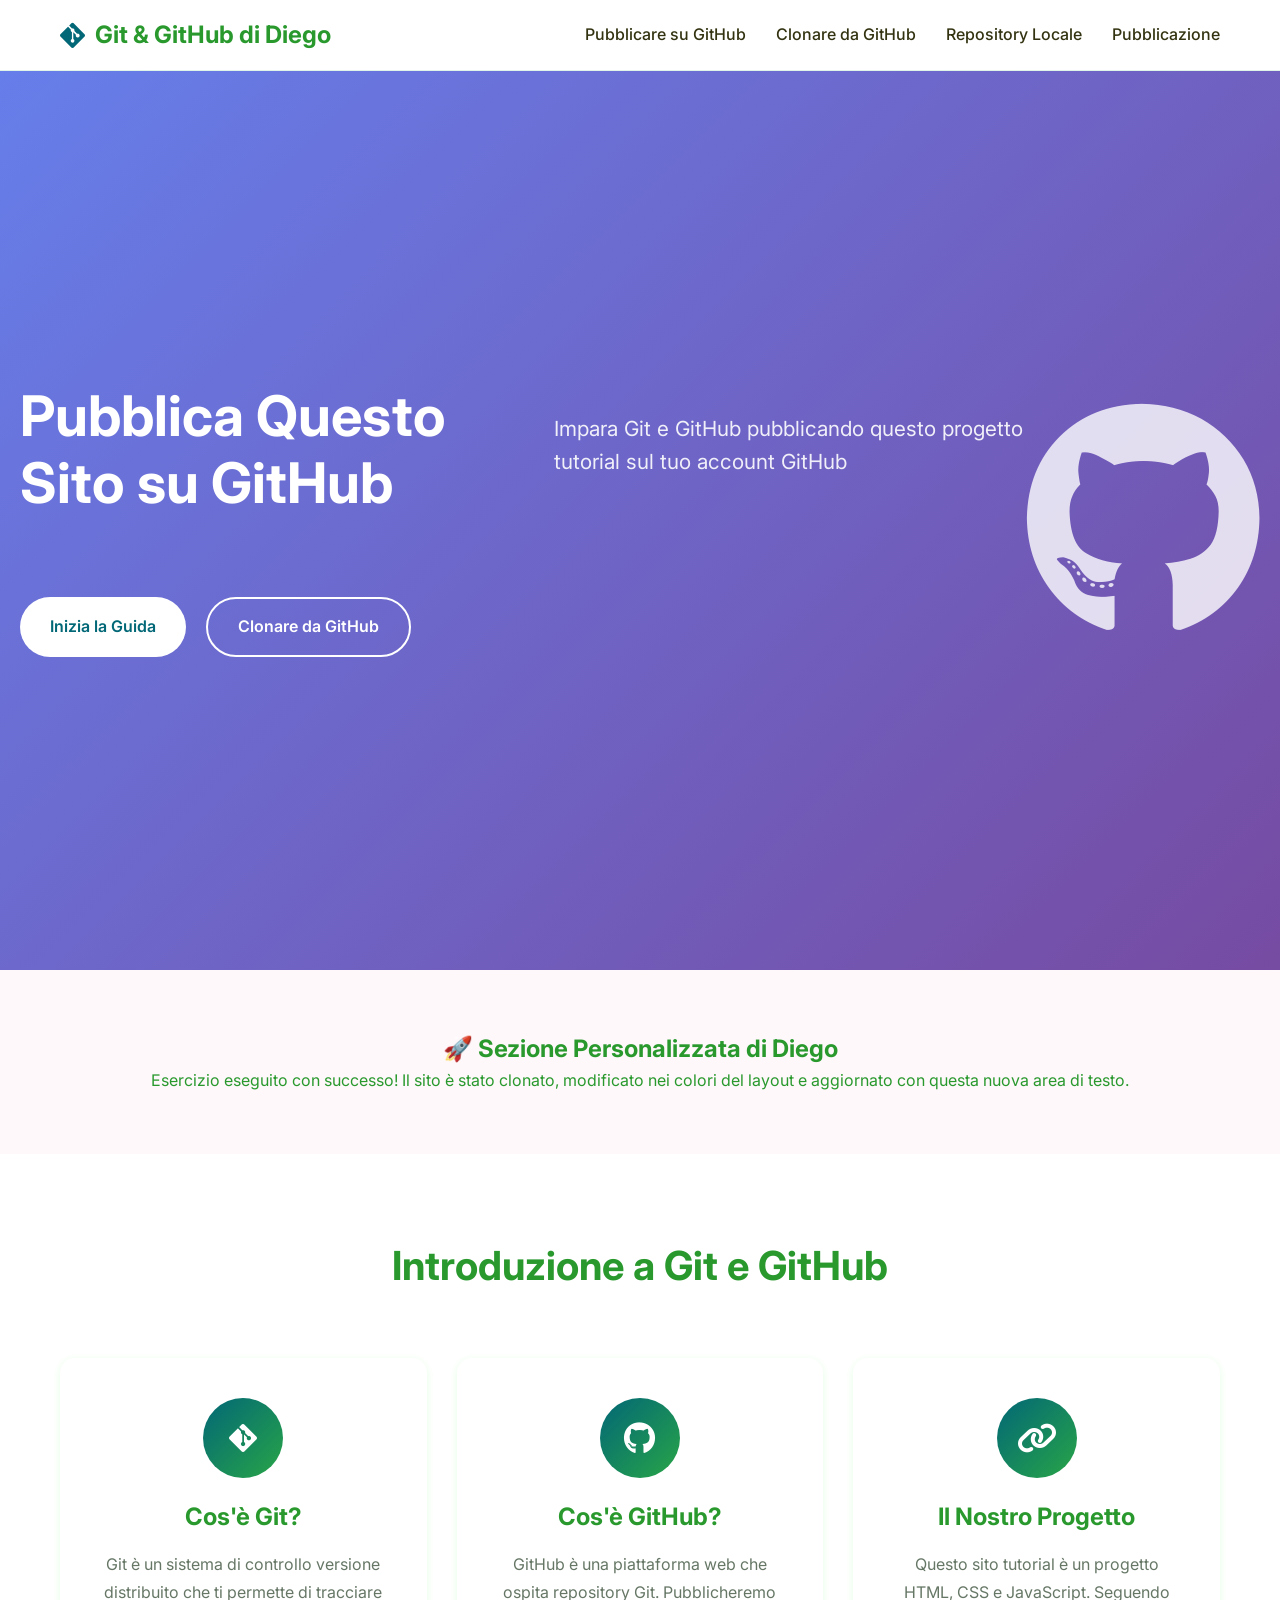
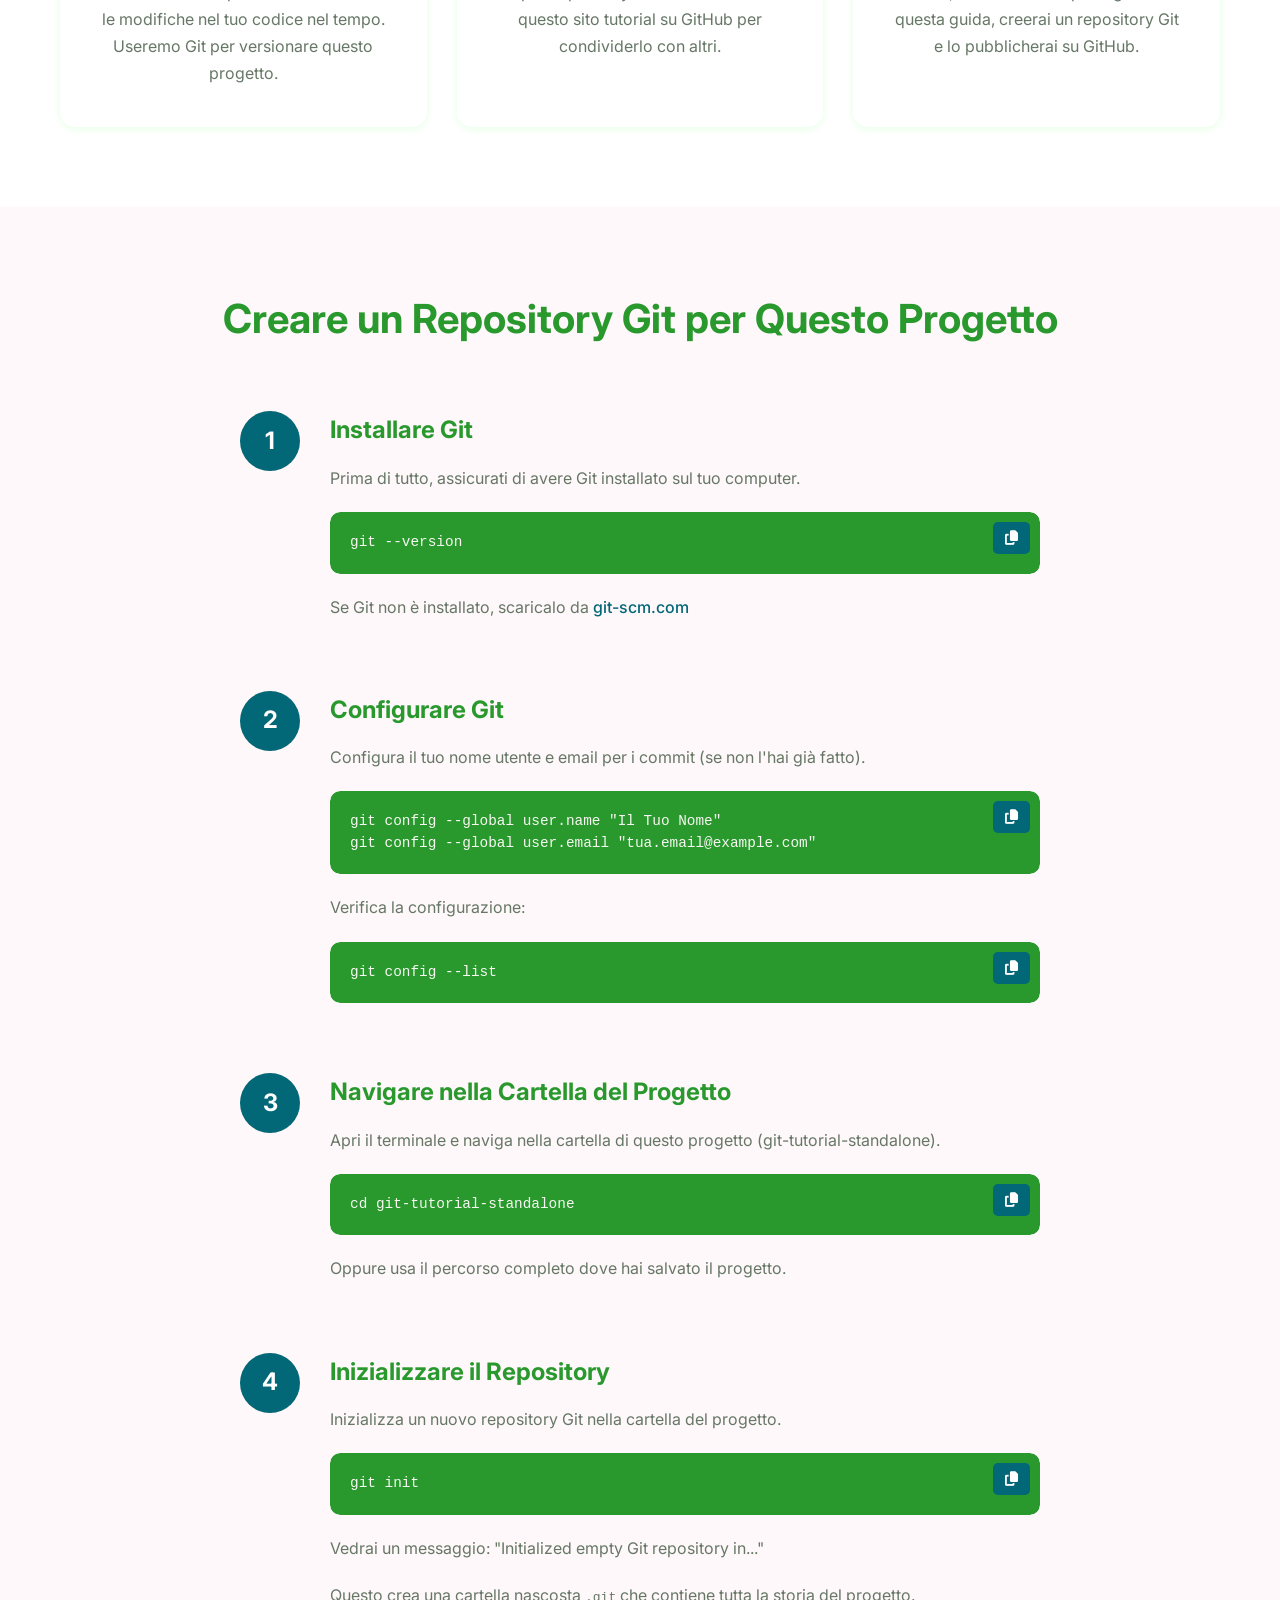
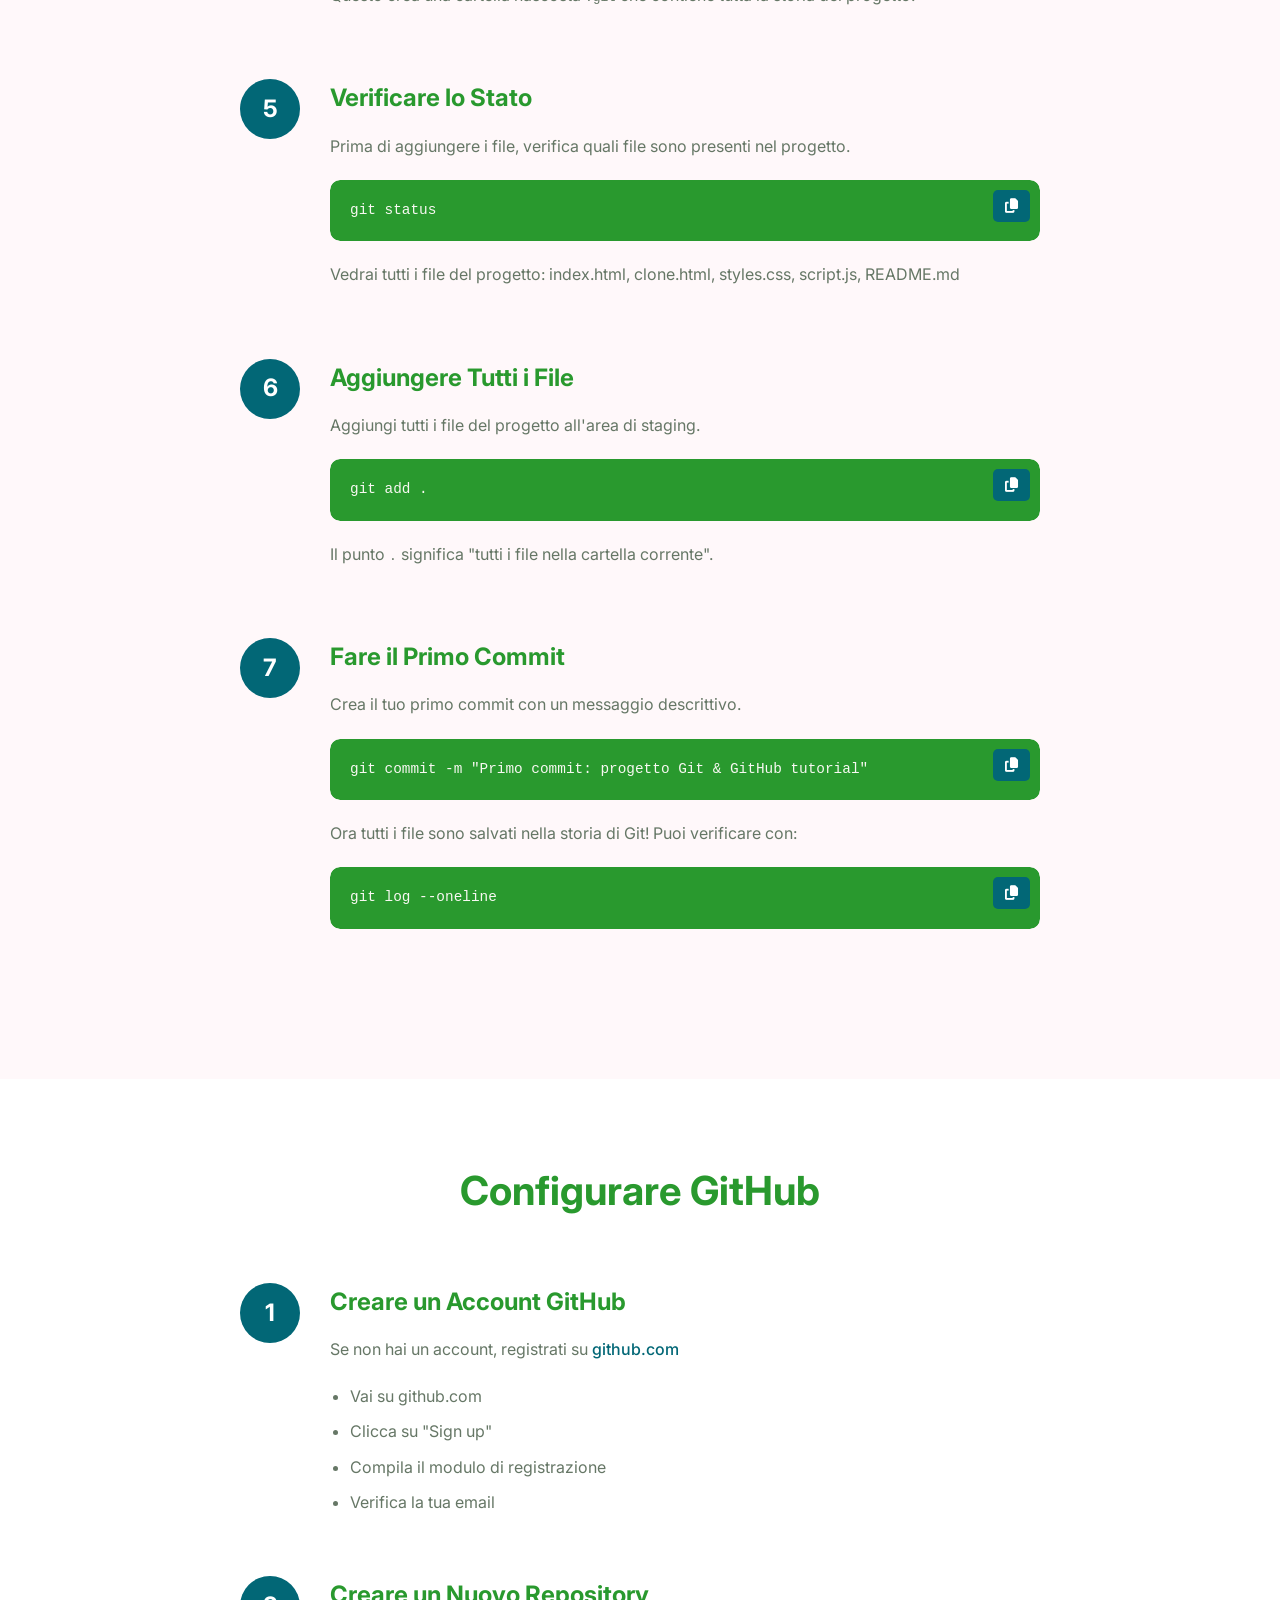
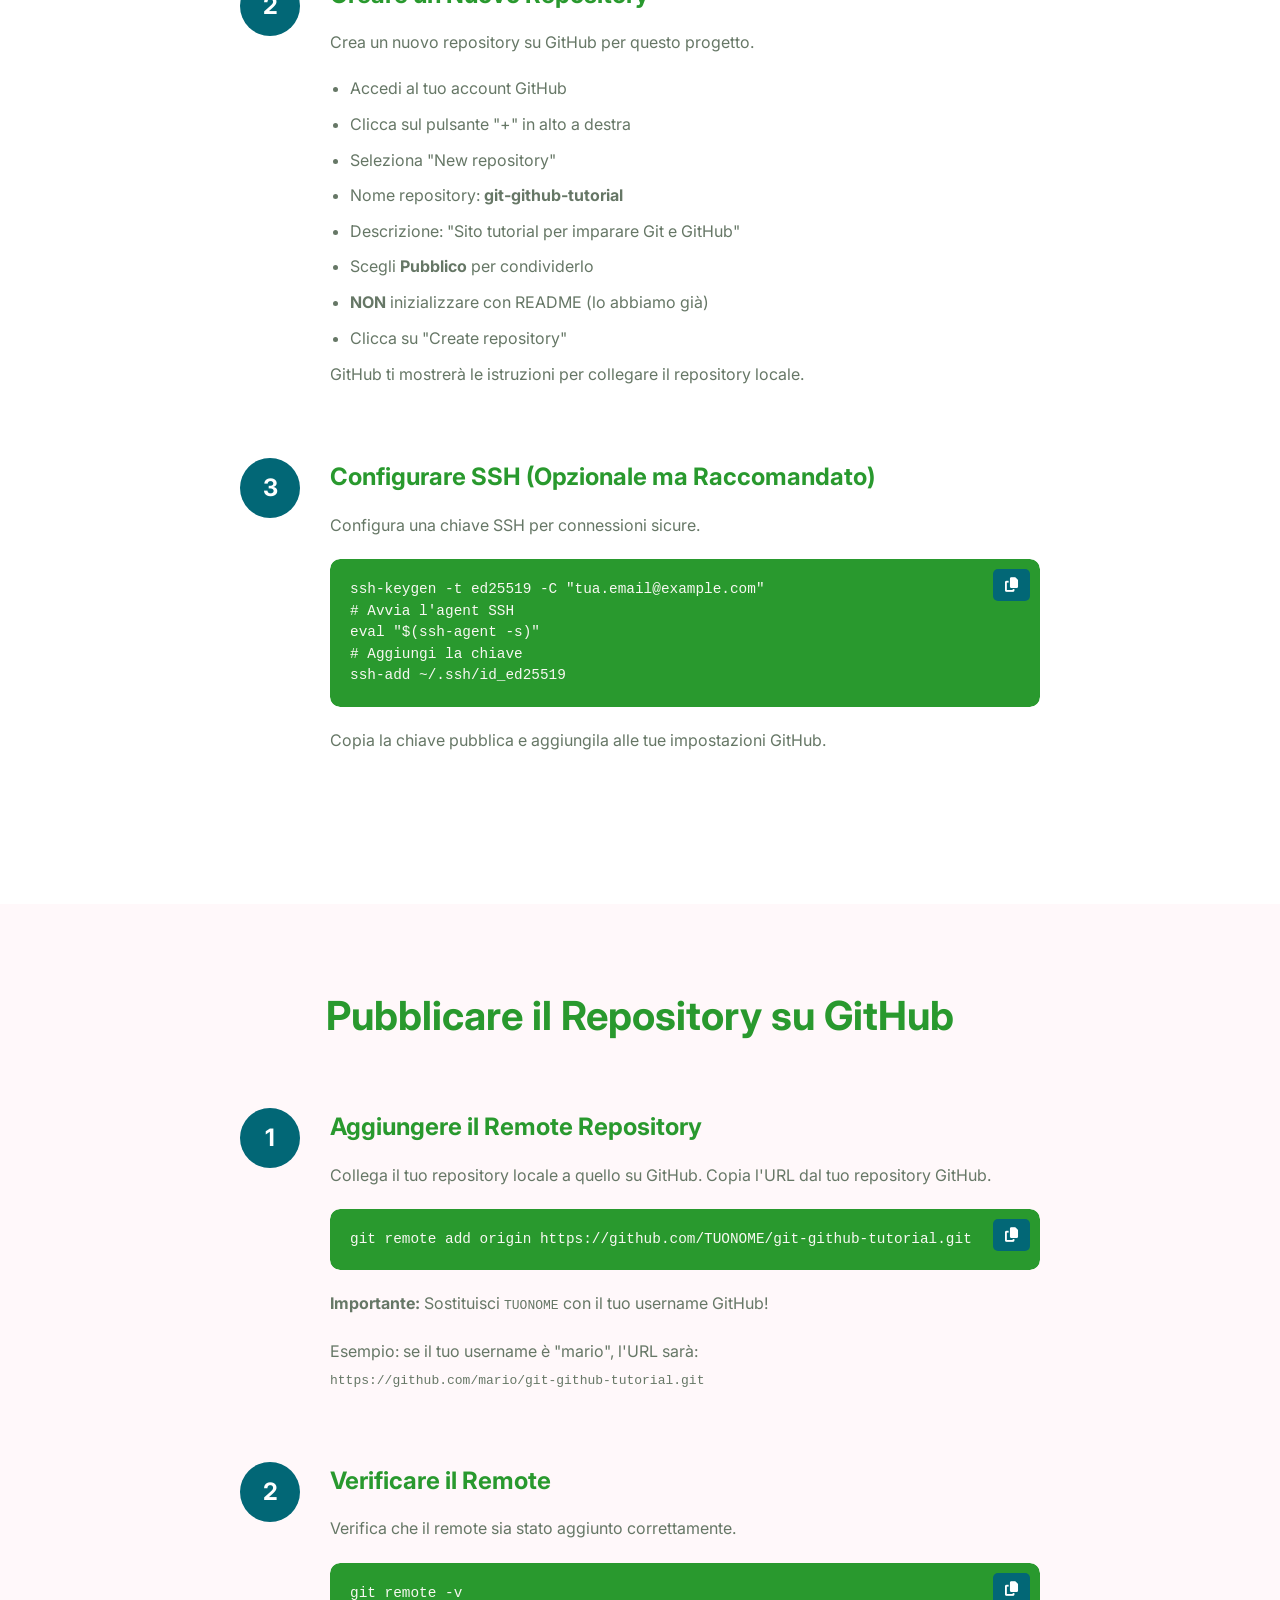
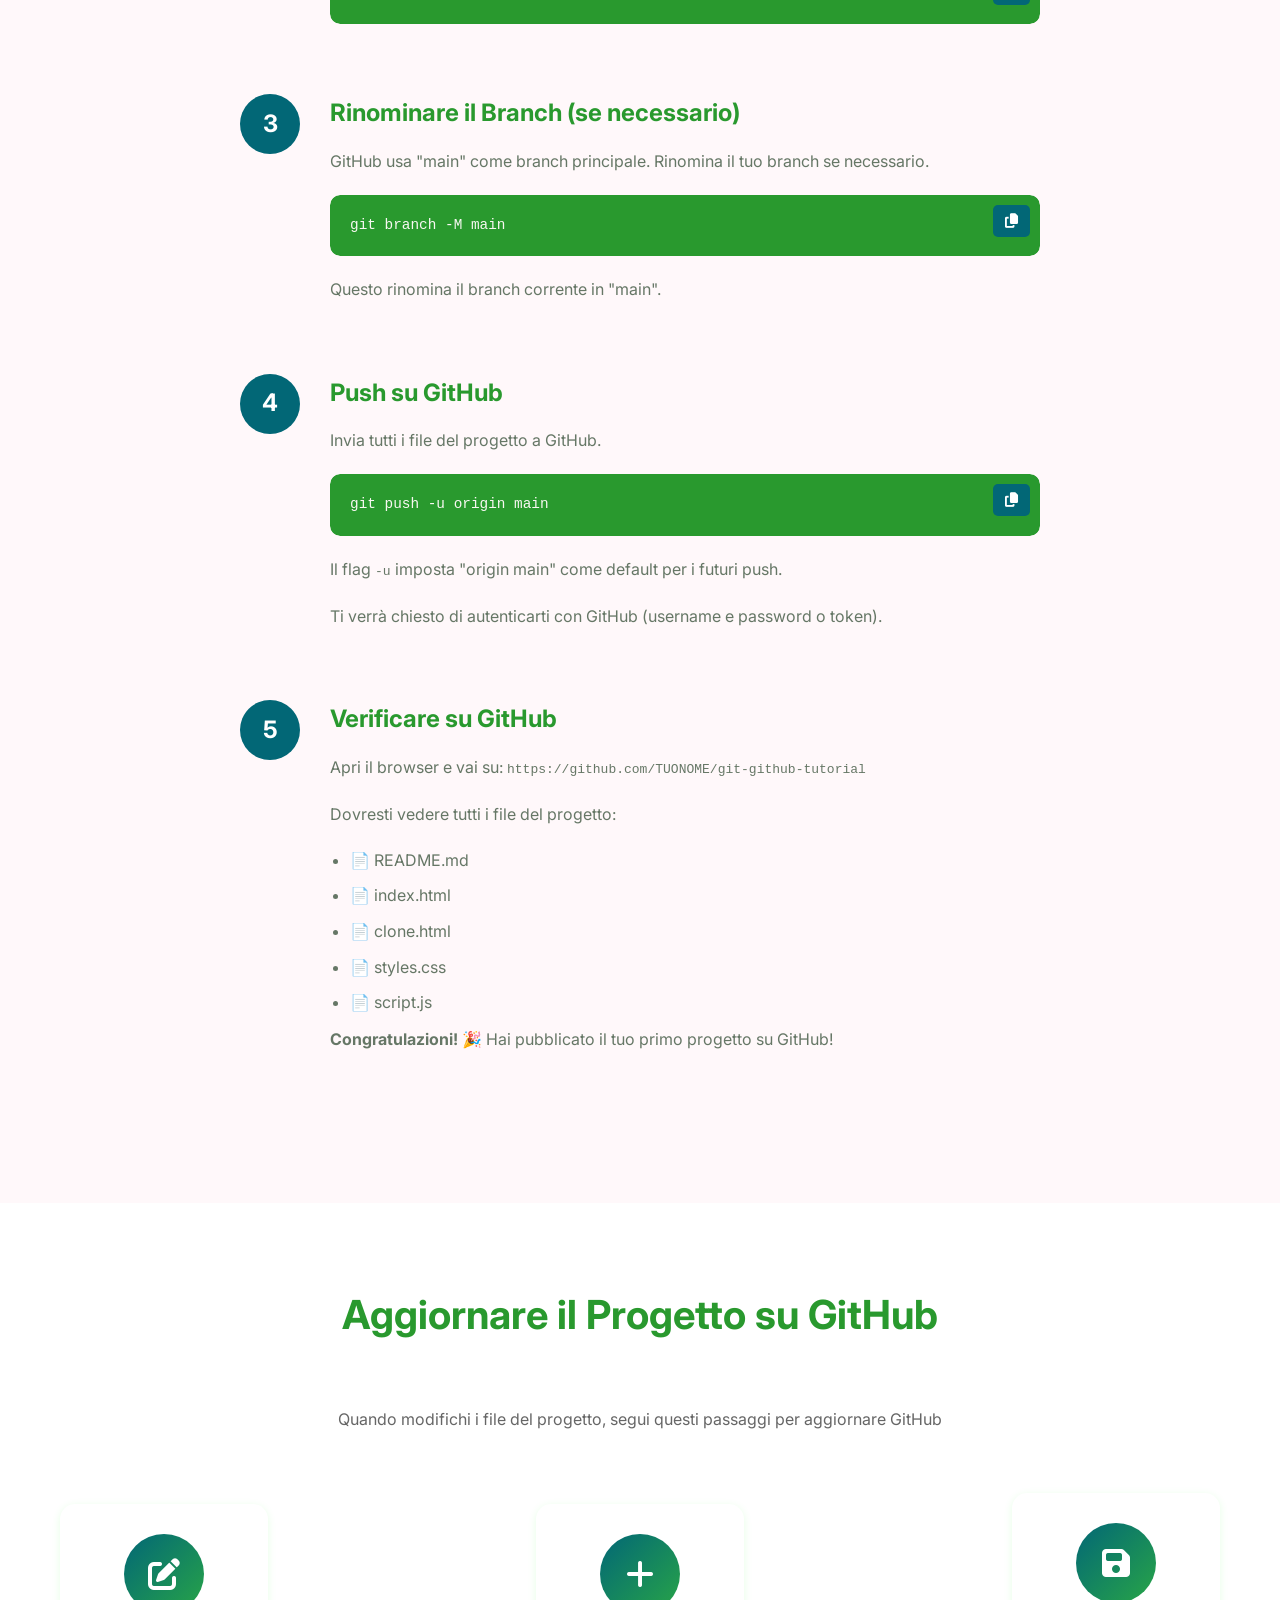
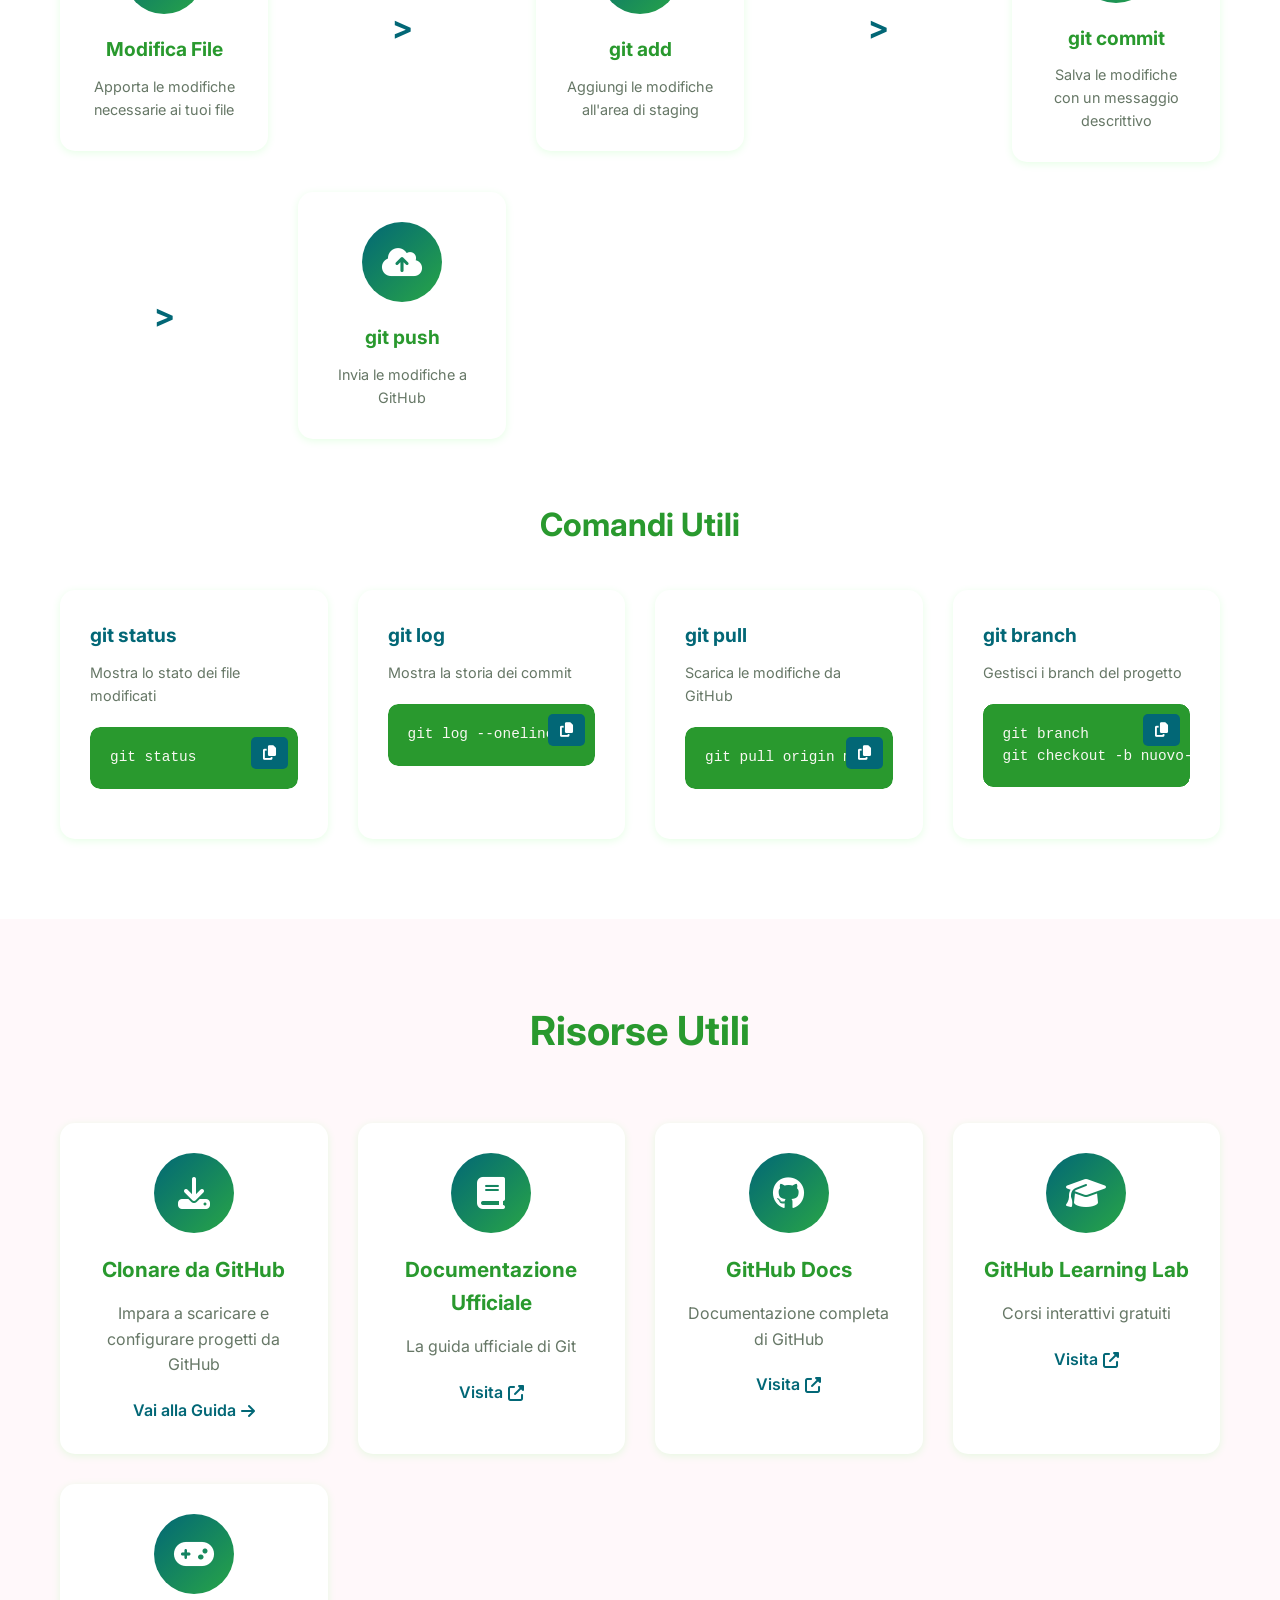
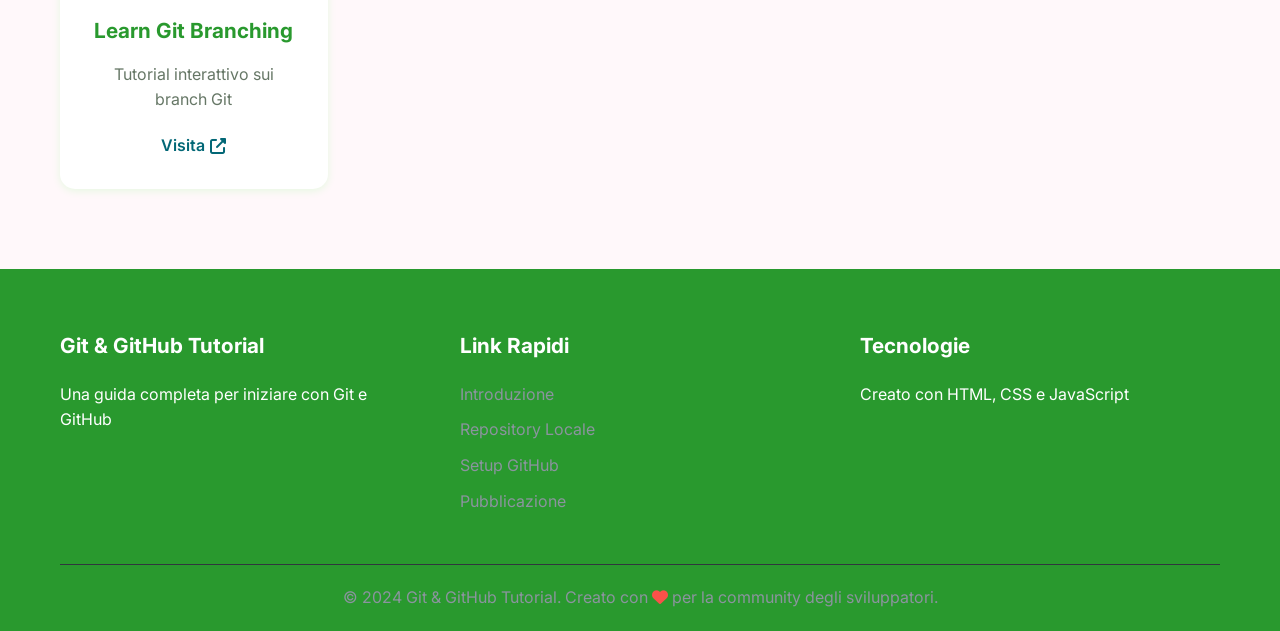
<file: index.html>
<!DOCTYPE html>
<html lang="it">
<head>
    <meta charset="UTF-8">
    <meta name="viewport" content="width=device-width, initial-scale=1.0">
    <title>Git & GitHub Tutorial di Diego</title>
    <link rel="stylesheet" href="styles.css">
    <link href="https://fonts.googleapis.com/css2?family=Inter:wght@300;400;500;600;700&display=swap" rel="stylesheet">
    <link rel="stylesheet" href="https://cdnjs.cloudflare.com/ajax/libs/font-awesome/6.4.0/css/all.min.css">
</head>
<body>
    <header>
        <nav class="navbar">
            <div class="nav-container">
                <div class="nav-logo">
                    <i class="fab fa-git-alt"></i>
                    <span>Git & GitHub di Diego</span>
                </div>
                <ul class="nav-menu">
                    <li><a href="index.html">Pubblicare su GitHub</a></li>
                    <li><a href="clone.html">Clonare da GitHub</a></li>
                    <li><a href="#local-repo">Repository Locale</a></li>
                    <li><a href="#publish">Pubblicazione</a></li>
                </ul>
                <div class="hamburger">
                    <span></span>
                    <span></span>
                    <span></span>
                </div>
            </div>
        </nav>
    </header>

    <main>
        <section id="hero">
            <div class="hero-content">
                <h1>Pubblica Questo Sito su GitHub</h1>
                <p>Impara Git e GitHub pubblicando questo progetto tutorial sul tuo account GitHub</p>
                <div class="hero-buttons">
                    <a href="#local-repo" class="btn btn-primary">Inizia la Guida</a>
                    <a href="clone.html" class="btn btn-secondary">Clonare da GitHub</a>
                </div>
            </div>
            <div class="hero-image">
                <i class="fab fa-github"></i>
            </div>
        </section>
        <section id="sezione-diego" style="padding: 60px 20px; text-align: center; background-color: var(--light-color); color: var(--dark-color);">
            <div class="container">
                <h2>🚀 Sezione Personalizzata di Diego</h2>
                <p>Esercizio eseguito con successo! Il sito è stato clonato, modificato nei colori del layout e aggiornato con questa nuova area di testo.</p>
            </div>
        </section>

        <section id="introduction" class="section">
            <div class="container">
                <h2>Introduzione a Git e GitHub</h2>
                <div class="cards-grid">
                    <div class="card">
                        <div class="card-icon">
                            <i class="fab fa-git-alt"></i>
                        </div>
                        <h3>Cos'è Git?</h3>
                        <p>Git è un sistema di controllo versione distribuito che ti permette di tracciare le modifiche nel tuo codice nel tempo. Useremo Git per versionare questo progetto.</p>
                    </div>
                    <div class="card">
                        <div class="card-icon">
                            <i class="fab fa-github"></i>
                        </div>
                        <h3>Cos'è GitHub?</h3>
                        <p>GitHub è una piattaforma web che ospita repository Git. Pubblicheremo questo sito tutorial su GitHub per condividerlo con altri.</p>
                    </div>
                    <div class="card">
                        <div class="card-icon">
                            <i class="fas fa-link"></i>
                        </div>
                        <h3>Il Nostro Progetto</h3>
                        <p>Questo sito tutorial è un progetto HTML, CSS e JavaScript. Seguendo questa guida, creerai un repository Git e lo pubblicherai su GitHub.</p>
                    </div>
                </div>
            </div>
        </section>

        <section id="local-repo" class="section section-dark">
            <div class="container">
                <h2>Creare un Repository Git per Questo Progetto</h2>
                <div class="steps-container">
                    <div class="step" data-step="1">
                        <div class="step-number">1</div>
                        <div class="step-content">
                            <h3>Installare Git</h3>
                            <p>Prima di tutto, assicurati di avere Git installato sul tuo computer.</p>
                            <div class="code-block">
                                <button class="copy-btn" data-code="git --version">
                                    <i class="fas fa-copy"></i>
                                </button>
                                <pre><code>git --version</code></pre>
                            </div>
                            <p>Se Git non è installato, scaricalo da <a href="https://git-scm.com" target="_blank">git-scm.com</a></p>
                        </div>
                    </div>

                    <div class="step" data-step="2">
                        <div class="step-number">2</div>
                        <div class="step-content">
                            <h3>Configurare Git</h3>
                            <p>Configura il tuo nome utente e email per i commit (se non l'hai già fatto).</p>
                            <div class="code-block">
                                <button class="copy-btn" data-code="git config --global user.name &quot;Il Tuo Nome&quot;&#10;git config --global user.email &quot;tua.email@example.com&quot;">
                                    <i class="fas fa-copy"></i>
                                </button>
                                <pre><code>git config --global user.name "Il Tuo Nome"
git config --global user.email "tua.email@example.com"</code></pre>
                            </div>
                            <p>Verifica la configurazione:</p>
                            <div class="code-block">
                                <button class="copy-btn" data-code="git config --list">
                                    <i class="fas fa-copy"></i>
                                </button>
                                <pre><code>git config --list</code></pre>
                            </div>
                        </div>
                    </div>

                    <div class="step" data-step="3">
                        <div class="step-number">3</div>
                        <div class="step-content">
                            <h3>Navigare nella Cartella del Progetto</h3>
                            <p>Apri il terminale e naviga nella cartella di questo progetto (git-tutorial-standalone).</p>
                            <div class="code-block">
                                <button class="copy-btn" data-code="cd git-tutorial-standalone">
                                    <i class="fas fa-copy"></i>
                                </button>
                                <pre><code>cd git-tutorial-standalone</code></pre>
                            </div>
                            <p>Oppure usa il percorso completo dove hai salvato il progetto.</p>
                        </div>
                    </div>

                    <div class="step" data-step="4">
                        <div class="step-number">4</div>
                        <div class="step-content">
                            <h3>Inizializzare il Repository</h3>
                            <p>Inizializza un nuovo repository Git nella cartella del progetto.</p>
                            <div class="code-block">
                                <button class="copy-btn" data-code="git init">
                                    <i class="fas fa-copy"></i>
                                </button>
                                <pre><code>git init</code></pre>
                            </div>
                            <p>Vedrai un messaggio: "Initialized empty Git repository in..."</p>
                            <p>Questo crea una cartella nascosta <code>.git</code> che contiene tutta la storia del progetto.</p>
                        </div>
                    </div>

                    <div class="step" data-step="5">
                        <div class="step-number">5</div>
                        <div class="step-content">
                            <h3>Verificare lo Stato</h3>
                            <p>Prima di aggiungere i file, verifica quali file sono presenti nel progetto.</p>
                            <div class="code-block">
                                <button class="copy-btn" data-code="git status">
                                    <i class="fas fa-copy"></i>
                                </button>
                                <pre><code>git status</code></pre>
                            </div>
                            <p>Vedrai tutti i file del progetto: index.html, clone.html, styles.css, script.js, README.md</p>
                        </div>
                    </div>

                    <div class="step" data-step="6">
                        <div class="step-number">6</div>
                        <div class="step-content">
                            <h3>Aggiungere Tutti i File</h3>
                            <p>Aggiungi tutti i file del progetto all'area di staging.</p>
                            <div class="code-block">
                                <button class="copy-btn" data-code="git add .">
                                    <i class="fas fa-copy"></i>
                                </button>
                                <pre><code>git add .</code></pre>
                            </div>
                            <p>Il punto <code>.</code> significa "tutti i file nella cartella corrente".</p>
                        </div>
                    </div>

                    <div class="step" data-step="7">
                        <div class="step-number">7</div>
                        <div class="step-content">
                            <h3>Fare il Primo Commit</h3>
                            <p>Crea il tuo primo commit con un messaggio descrittivo.</p>
                            <div class="code-block">
                                <button class="copy-btn" data-code="git commit -m &quot;Primo commit: progetto Git & GitHub tutorial&quot;">
                                    <i class="fas fa-copy"></i>
                                </button>
                                <pre><code>git commit -m "Primo commit: progetto Git & GitHub tutorial"</code></pre>
                            </div>
                            <p>Ora tutti i file sono salvati nella storia di Git! Puoi verificare con:</p>
                            <div class="code-block">
                                <button class="copy-btn" data-code="git log --oneline">
                                    <i class="fas fa-copy"></i>
                                </button>
                                <pre><code>git log --oneline</code></pre>
                            </div>
                        </div>
                    </div>
                </div>
            </div>
        </section>

        <section id="github-setup" class="section">
            <div class="container">
                <h2>Configurare GitHub</h2>
                <div class="steps-container">
                    <div class="step" data-step="1">
                        <div class="step-number">1</div>
                        <div class="step-content">
                            <h3>Creare un Account GitHub</h3>
                            <p>Se non hai un account, registrati su <a href="https://github.com" target="_blank">github.com</a></p>
                            <ul>
                                <li>Vai su github.com</li>
                                <li>Clicca su "Sign up"</li>
                                <li>Compila il modulo di registrazione</li>
                                <li>Verifica la tua email</li>
                            </ul>
                        </div>
                    </div>

                    <div class="step" data-step="2">
                        <div class="step-number">2</div>
                        <div class="step-content">
                            <h3>Creare un Nuovo Repository</h3>
                            <p>Crea un nuovo repository su GitHub per questo progetto.</p>
                            <ul>
                                <li>Accedi al tuo account GitHub</li>
                                <li>Clicca sul pulsante "+" in alto a destra</li>
                                <li>Seleziona "New repository"</li>
                                <li>Nome repository: <strong>git-github-tutorial</strong></li>
                                <li>Descrizione: "Sito tutorial per imparare Git e GitHub"</li>
                                <li>Scegli <strong>Pubblico</strong> per condividerlo</li>
                                <li><strong>NON</strong> inizializzare con README (lo abbiamo già)</li>
                                <li>Clicca su "Create repository"</li>
                            </ul>
                            <p>GitHub ti mostrerà le istruzioni per collegare il repository locale.</p>
                        </div>
                    </div>

                    <div class="step" data-step="3">
                        <div class="step-number">3</div>
                        <div class="step-content">
                            <h3>Configurare SSH (Opzionale ma Raccomandato)</h3>
                            <p>Configura una chiave SSH per connessioni sicure.</p>
                            <div class="code-block">
                                <button class="copy-btn" data-code="ssh-keygen -t ed25519 -C &quot;tua.email@example.com&quot;&#10;# Avvia l'agent SSH&#10;eval &quot;$(ssh-agent -s)&quot;&#10;# Aggiungi la chiave&#10;ssh-add ~/.ssh/id_ed25519">
                                    <i class="fas fa-copy"></i>
                                </button>
                                <pre><code>ssh-keygen -t ed25519 -C "tua.email@example.com"
# Avvia l'agent SSH
eval "$(ssh-agent -s)"
# Aggiungi la chiave
ssh-add ~/.ssh/id_ed25519</code></pre>
                            </div>
                            <p>Copia la chiave pubblica e aggiungila alle tue impostazioni GitHub.</p>
                        </div>
                    </div>
                </div>
            </div>
        </section>

        <section id="publish" class="section section-dark">
            <div class="container">
                <h2>Pubblicare il Repository su GitHub</h2>
                <div class="steps-container">
                    <div class="step" data-step="1">
                        <div class="step-number">1</div>
                        <div class="step-content">
                            <h3>Aggiungere il Remote Repository</h3>
                            <p>Collega il tuo repository locale a quello su GitHub. Copia l'URL dal tuo repository GitHub.</p>
                            <div class="code-block">
                                <button class="copy-btn" data-code="git remote add origin https://github.com/TUONOME/git-github-tutorial.git">
                                    <i class="fas fa-copy"></i>
                                </button>
                                <pre><code>git remote add origin https://github.com/TUONOME/git-github-tutorial.git</code></pre>
                            </div>
                            <p><strong>Importante:</strong> Sostituisci <code>TUONOME</code> con il tuo username GitHub!</p>
                            <p>Esempio: se il tuo username è "mario", l'URL sarà:<br>
                            <code>https://github.com/mario/git-github-tutorial.git</code></p>
                        </div>
                    </div>

                    <div class="step" data-step="2">
                        <div class="step-number">2</div>
                        <div class="step-content">
                            <h3>Verificare il Remote</h3>
                            <p>Verifica che il remote sia stato aggiunto correttamente.</p>
                            <div class="code-block">
                                <button class="copy-btn" data-code="git remote -v">
                                    <i class="fas fa-copy"></i>
                                </button>
                                <pre><code>git remote -v</code></pre>
                            </div>
                        </div>
                    </div>

                    <div class="step" data-step="3">
                        <div class="step-number">3</div>
                        <div class="step-content">
                            <h3>Rinominare il Branch (se necessario)</h3>
                            <p>GitHub usa "main" come branch principale. Rinomina il tuo branch se necessario.</p>
                            <div class="code-block">
                                <button class="copy-btn" data-code="git branch -M main">
                                    <i class="fas fa-copy"></i>
                                </button>
                                <pre><code>git branch -M main</code></pre>
                            </div>
                            <p>Questo rinomina il branch corrente in "main".</p>
                        </div>
                    </div>

                    <div class="step" data-step="4">
                        <div class="step-number">4</div>
                        <div class="step-content">
                            <h3>Push su GitHub</h3>
                            <p>Invia tutti i file del progetto a GitHub.</p>
                            <div class="code-block">
                                <button class="copy-btn" data-code="git push -u origin main">
                                    <i class="fas fa-copy"></i>
                                </button>
                                <pre><code>git push -u origin main</code></pre>
                            </div>
                            <p>Il flag <code>-u</code> imposta "origin main" come default per i futuri push.</p>
                            <p>Ti verrà chiesto di autenticarti con GitHub (username e password o token).</p>
                        </div>
                    </div>

                    <div class="step" data-step="5">
                        <div class="step-number">5</div>
                        <div class="step-content">
                            <h3>Verificare su GitHub</h3>
                            <p>Apri il browser e vai su: <code>https://github.com/TUONOME/git-github-tutorial</code></p>
                            <p>Dovresti vedere tutti i file del progetto:</p>
                            <ul>
                                <li>📄 README.md</li>
                                <li>📄 index.html</li>
                                <li>📄 clone.html</li>
                                <li>📄 styles.css</li>
                                <li>📄 script.js</li>
                            </ul>
                            <p><strong>Congratulazioni! 🎉</strong> Hai pubblicato il tuo primo progetto su GitHub!</p>
                        </div>
                    </div>
                </div>
            </div>
        </section>

        <section id="workflow" class="section">
            <div class="container">
                <h2>Aggiornare il Progetto su GitHub</h2>
                <p style="text-align: center; max-width: 800px; margin: 0 auto 40px; color: #666;">Quando modifichi i file del progetto, segui questi passaggi per aggiornare GitHub</p>
                <div class="workflow-diagram">
                    <div class="workflow-step">
                        <div class="workflow-icon">
                            <i class="fas fa-edit"></i>
                        </div>
                        <h3>Modifica File</h3>
                        <p>Apporta le modifiche necessarie ai tuoi file</p>
                    </div>
                    <div class="workflow-arrow">></div>
                    <div class="workflow-step">
                        <div class="workflow-icon">
                            <i class="fas fa-plus"></i>
                        </div>
                        <h3>git add</h3>
                        <p>Aggiungi le modifiche all'area di staging</p>
                    </div>
                    <div class="workflow-arrow">></div>
                    <div class="workflow-step">
                        <div class="workflow-icon">
                            <i class="fas fa-save"></i>
                        </div>
                        <h3>git commit</h3>
                        <p>Salva le modifiche con un messaggio descrittivo</p>
                    </div>
                    <div class="workflow-arrow">></div>
                    <div class="workflow-step">
                        <div class="workflow-icon">
                            <i class="fas fa-cloud-upload-alt"></i>
                        </div>
                        <h3>git push</h3>
                        <p>Invia le modifiche a GitHub</p>
                    </div>
                </div>

                <div class="commands-reference">
                    <h3>Comandi Utili</h3>
                    <div class="commands-grid">
                        <div class="command-card">
                            <h4>git status</h4>
                            <p>Mostra lo stato dei file modificati</p>
                            <div class="code-block">
                                <button class="copy-btn" data-code="git status">
                                    <i class="fas fa-copy"></i>
                                </button>
                                <pre><code>git status</code></pre>
                            </div>
                        </div>
                        <div class="command-card">
                            <h4>git log</h4>
                            <p>Mostra la storia dei commit</p>
                            <div class="code-block">
                                <button class="copy-btn" data-code="git log --oneline">
                                    <i class="fas fa-copy"></i>
                                </button>
                                <pre><code>git log --oneline</code></pre>
                            </div>
                        </div>
                        <div class="command-card">
                            <h4>git pull</h4>
                            <p>Scarica le modifiche da GitHub</p>
                            <div class="code-block">
                                <button class="copy-btn" data-code="git pull origin main">
                                    <i class="fas fa-copy"></i>
                                </button>
                                <pre><code>git pull origin main</code></pre>
                            </div>
                        </div>
                        <div class="command-card">
                            <h4>git branch</h4>
                            <p>Gestisci i branch del progetto</p>
                            <div class="code-block">
                                <button class="copy-btn" data-code="git branch&#10;git checkout -b nuovo-branch">
                                    <i class="fas fa-copy"></i>
                                </button>
                                <pre><code>git branch
git checkout -b nuovo-branch</code></pre>
                            </div>
                        </div>
                    </div>
                </div>
            </div>
        </section>

        <section id="resources" class="section section-dark">
            <div class="container">
                <h2>Risorse Utili</h2>
                <div class="resources-grid">
                    <div class="resource-card">
                        <div class="resource-icon">
                            <i class="fas fa-download"></i>
                        </div>
                        <h3>Clonare da GitHub</h3>
                        <p>Impara a scaricare e configurare progetti da GitHub</p>
                        <a href="clone.html" class="resource-link">Vai alla Guida <i class="fas fa-arrow-right"></i></a>
                    </div>
                    <div class="resource-card">
                        <div class="resource-icon">
                            <i class="fas fa-book"></i>
                        </div>
                        <h3>Documentazione Ufficiale</h3>
                        <p>La guida ufficiale di Git</p>
                        <a href="https://git-scm.com/doc" target="_blank" class="resource-link">Visita <i class="fas fa-external-link-alt"></i></a>
                    </div>
                    <div class="resource-card">
                        <div class="resource-icon">
                            <i class="fab fa-github"></i>
                        </div>
                        <h3>GitHub Docs</h3>
                        <p>Documentazione completa di GitHub</p>
                        <a href="https://docs.github.com" target="_blank" class="resource-link">Visita <i class="fas fa-external-link-alt"></i></a>
                    </div>
                    <div class="resource-card">
                        <div class="resource-icon">
                            <i class="fas fa-graduation-cap"></i>
                        </div>
                        <h3>GitHub Learning Lab</h3>
                        <p>Corsi interattivi gratuiti</p>
                        <a href="https://lab.github.com" target="_blank" class="resource-link">Visita <i class="fas fa-external-link-alt"></i></a>
                    </div>
                    <div class="resource-card">
                        <div class="resource-icon">
                            <i class="fas fa-gamepad"></i>
                        </div>
                        <h3>Learn Git Branching</h3>
                        <p>Tutorial interattivo sui branch Git</p>
                        <a href="https://learngitbranching.js.org" target="_blank" class="resource-link">Visita <i class="fas fa-external-link-alt"></i></a>
                    </div>
                </div>
            </div>
        </section>
    </main>

    <footer>
        <div class="container">
            <div class="footer-content">
                <div class="footer-section">
                    <h4>Git & GitHub Tutorial</h4>
                    <p>Una guida completa per iniziare con Git e GitHub</p>
                </div>
                <div class="footer-section">
                    <h4>Link Rapidi</h4>
                    <ul>
                        <li><a href="#introduction">Introduzione</a></li>
                        <li><a href="#local-repo">Repository Locale</a></li>
                        <li><a href="#github-setup">Setup GitHub</a></li>
                        <li><a href="#publish">Pubblicazione</a></li>
                    </ul>
                </div>
                <div class="footer-section">
                    <h4>Tecnologie</h4>
                    <p>Creato con HTML, CSS e JavaScript</p>
                </div>
            </div>
            <div class="footer-bottom">
                <p>&copy; 2024 Git & GitHub Tutorial. Creato con <i class="fas fa-heart"></i> per la community degli sviluppatori.</p>
            </div>
        </div>
    </footer>

    <script src="script.js"></script>
</body>
</html>
</file>
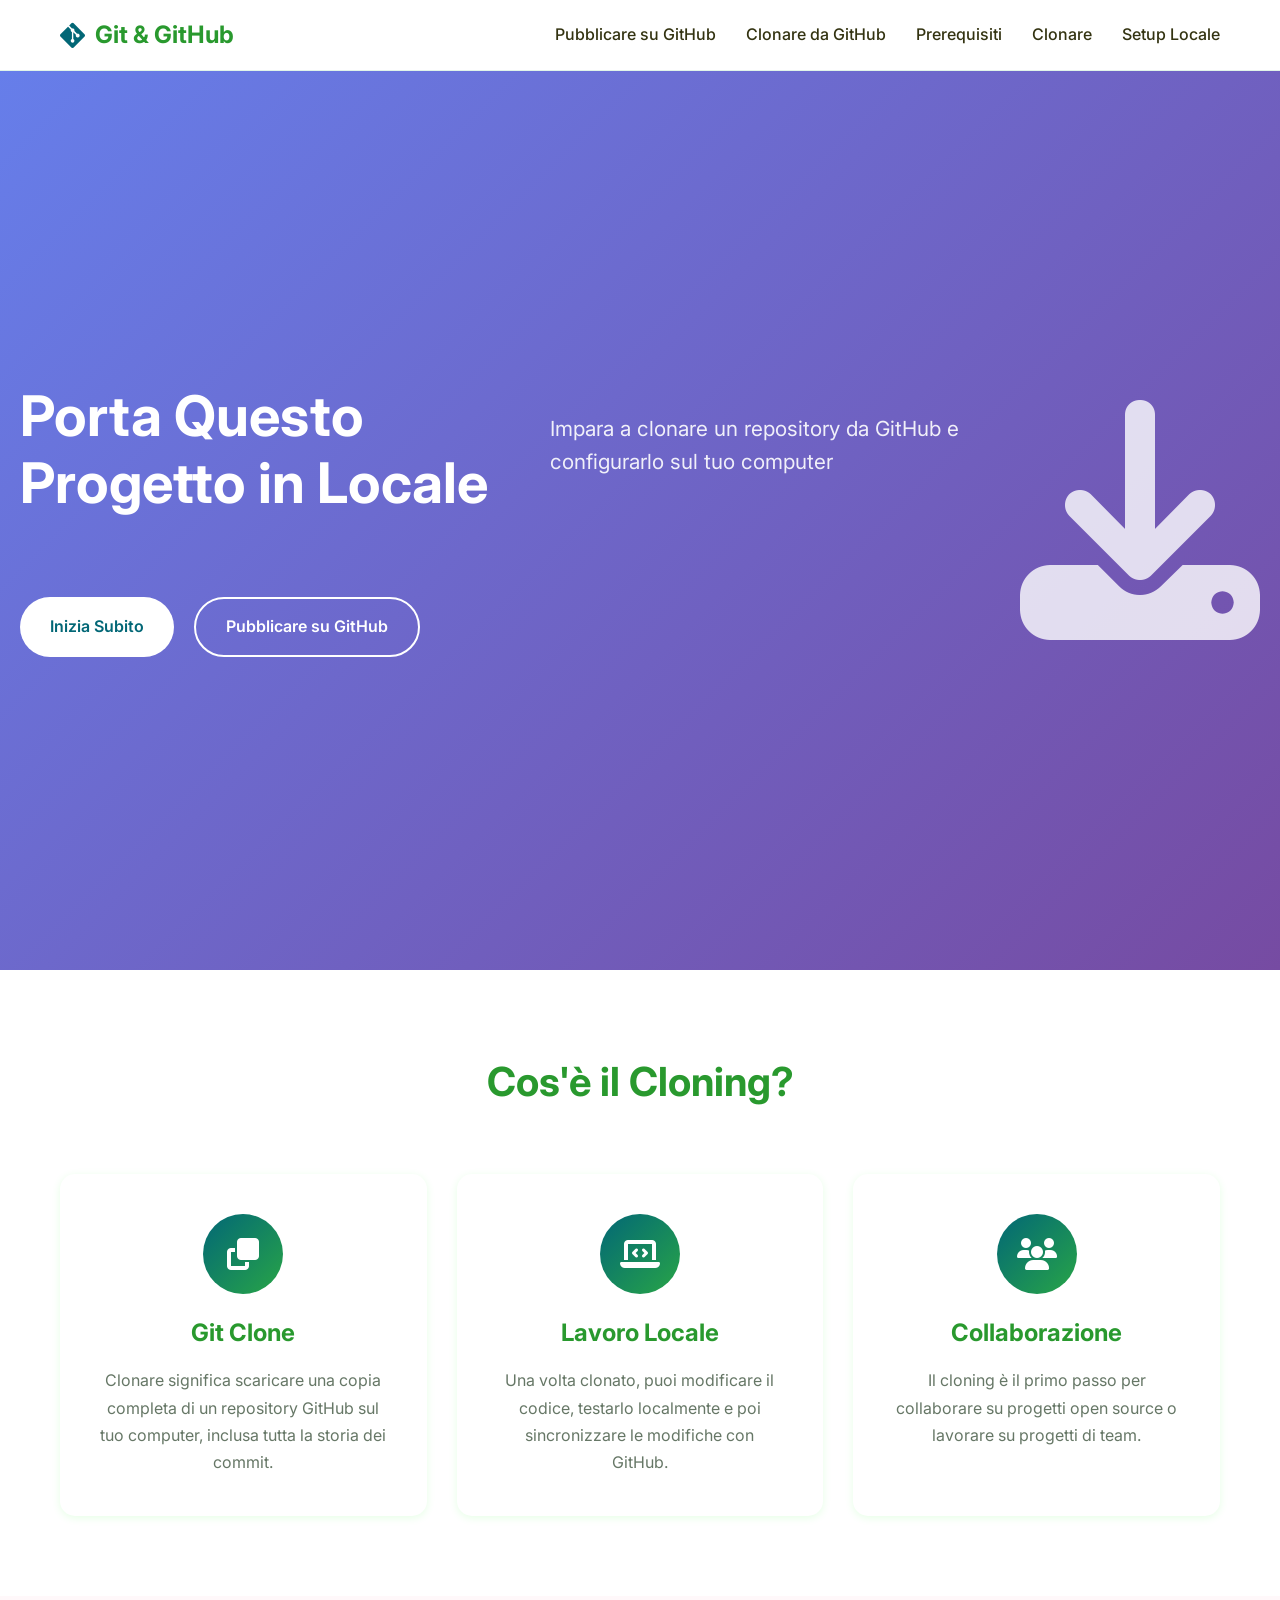
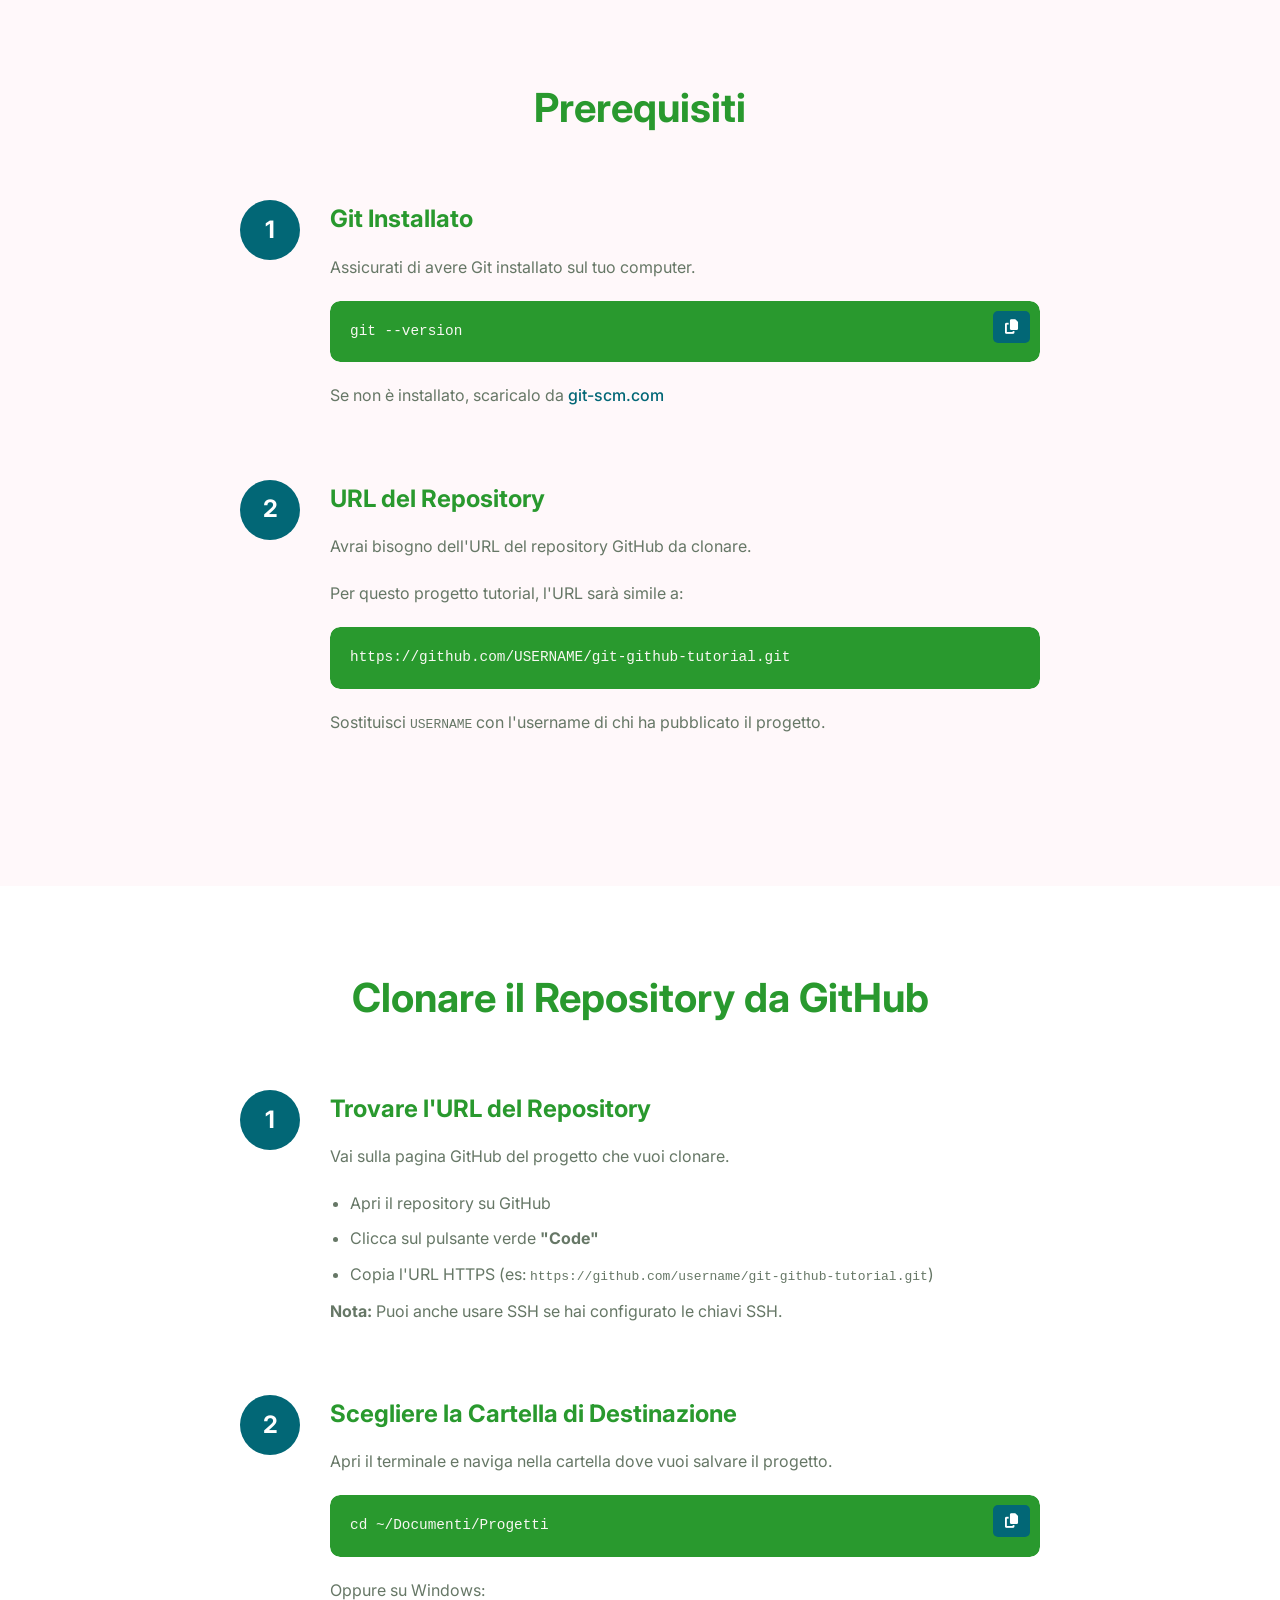
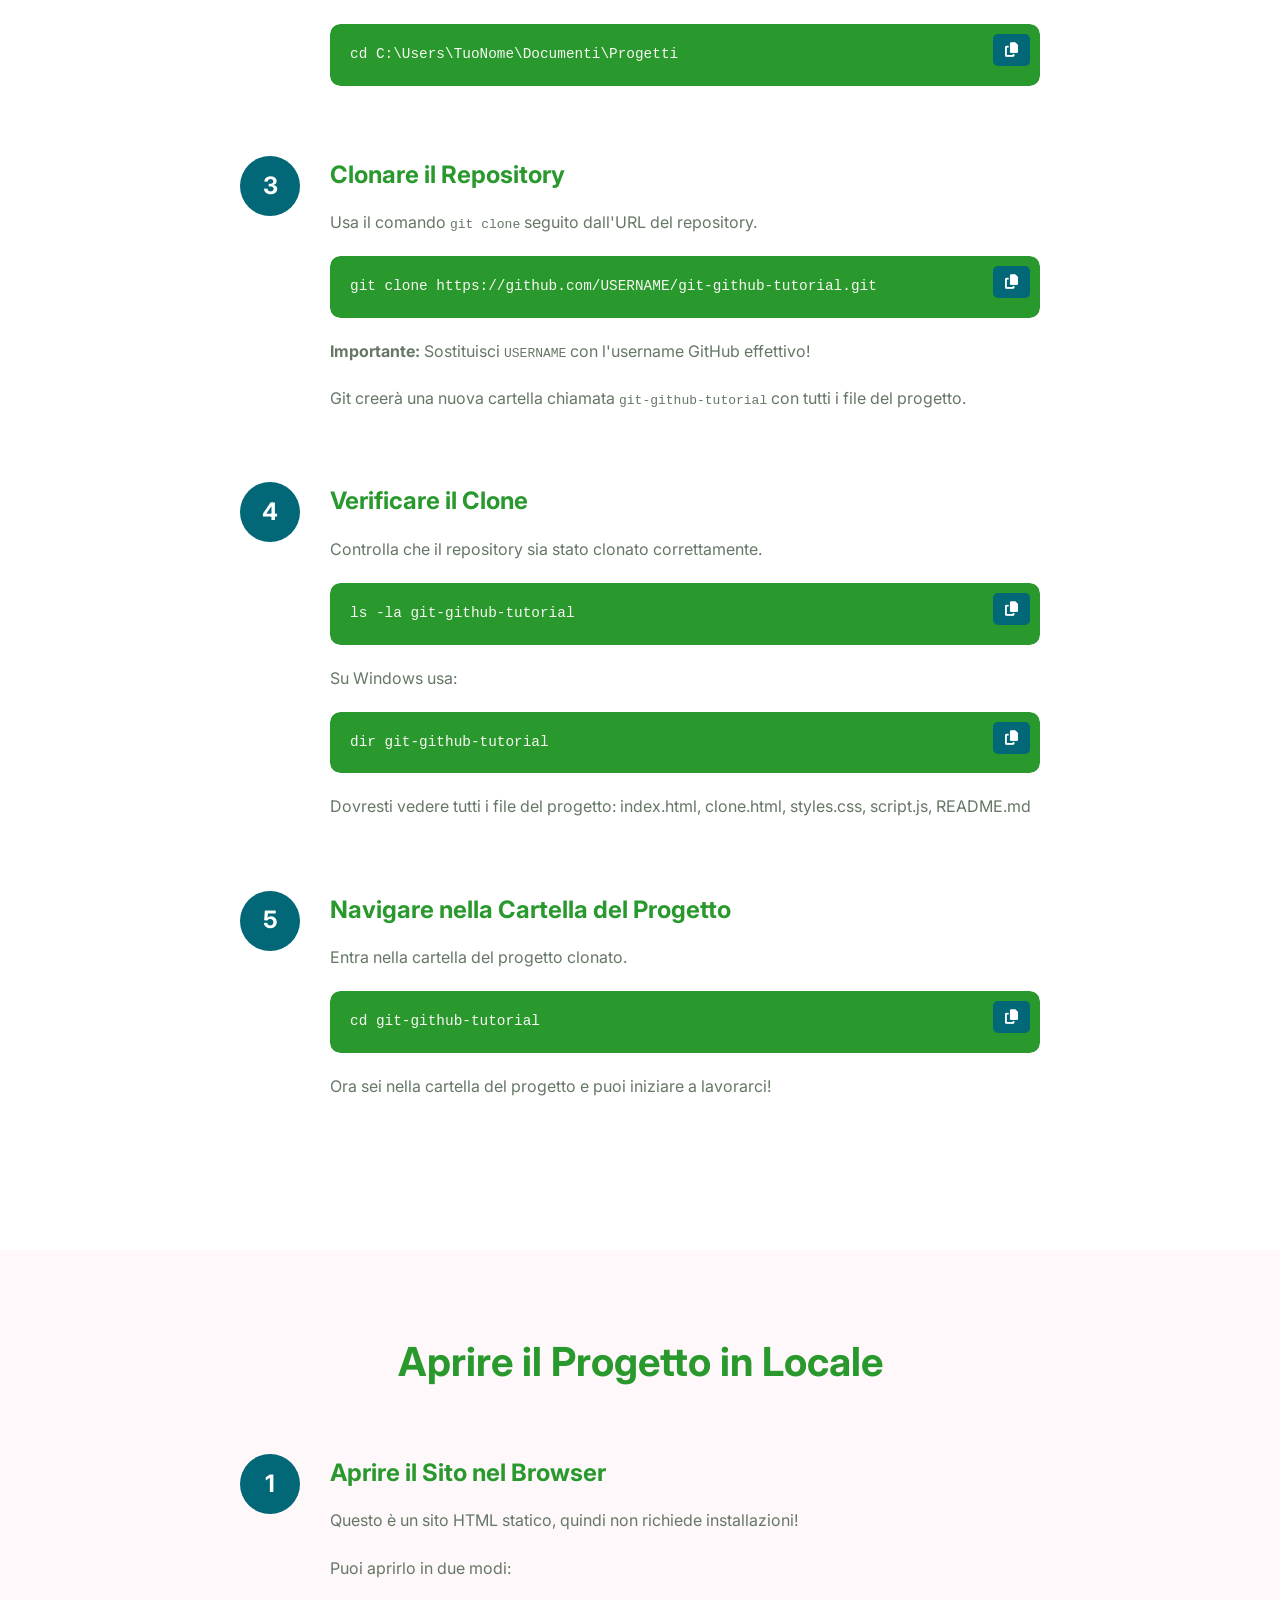
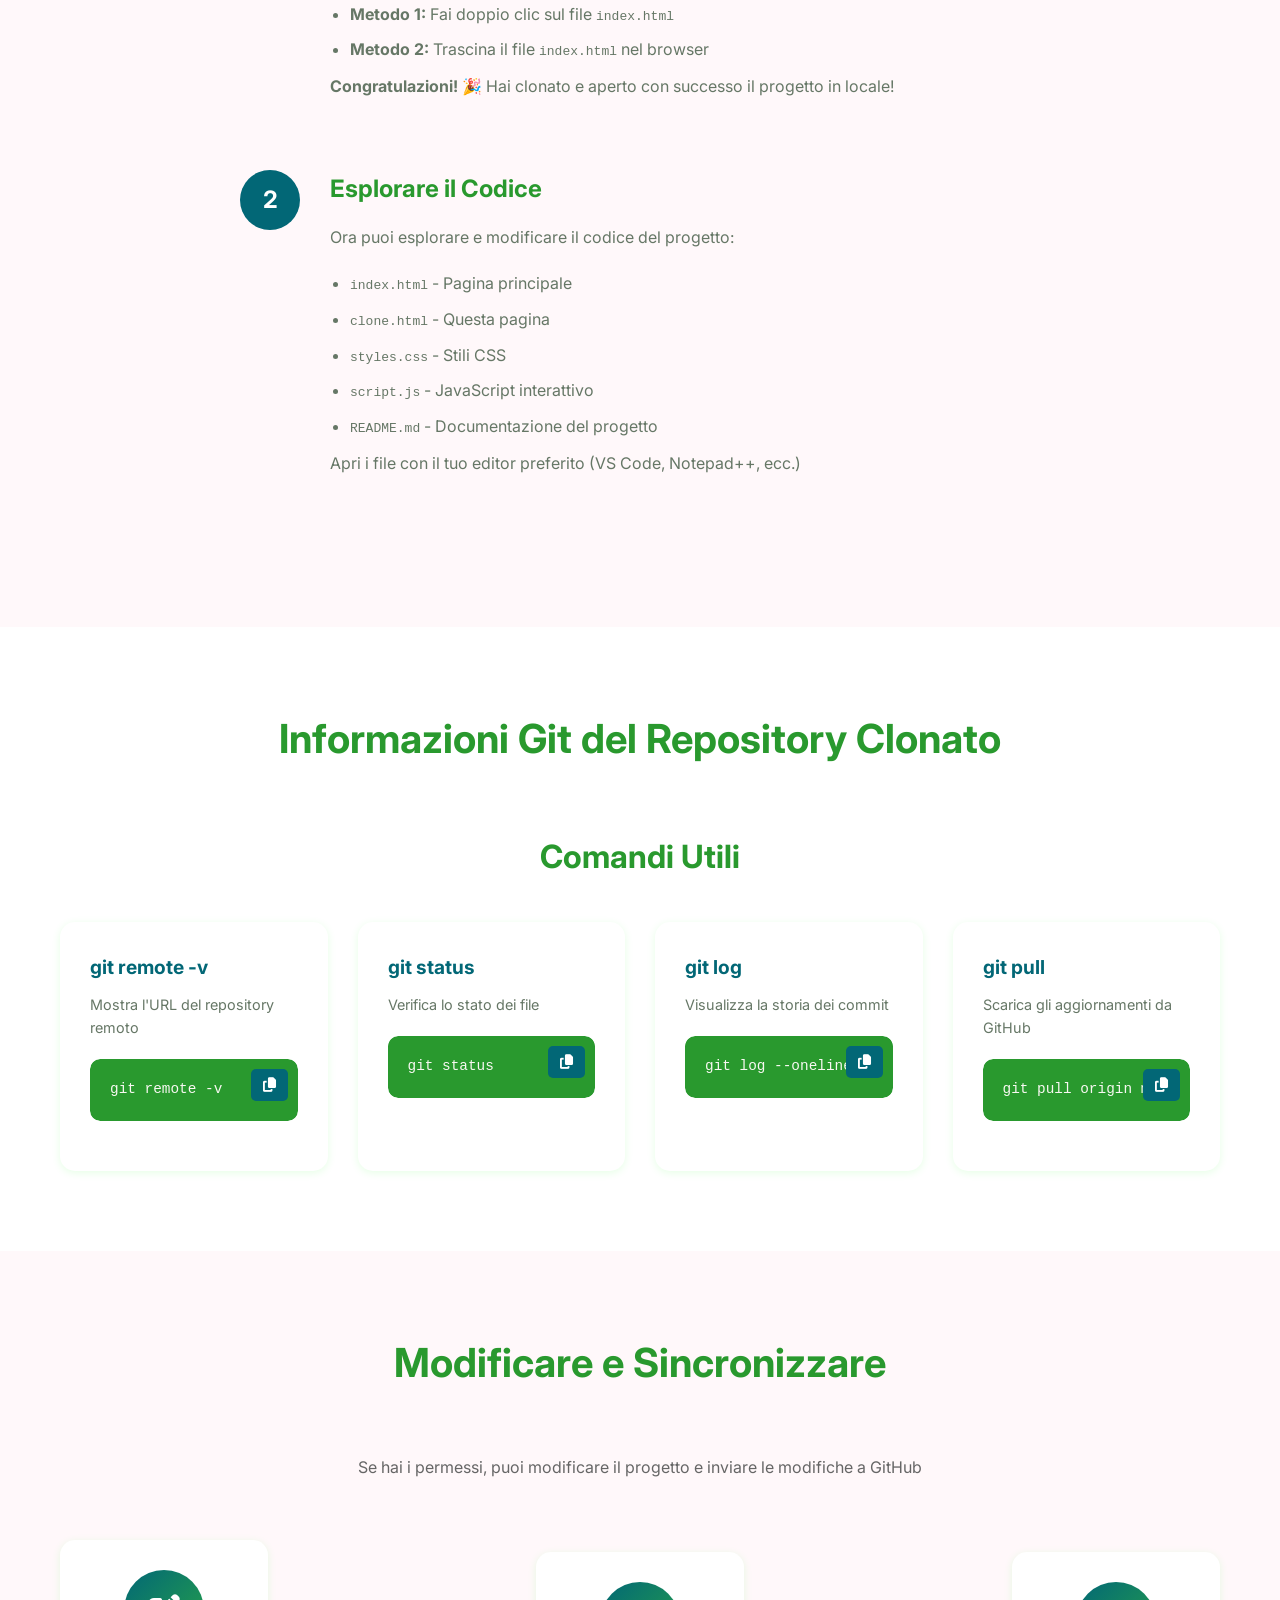
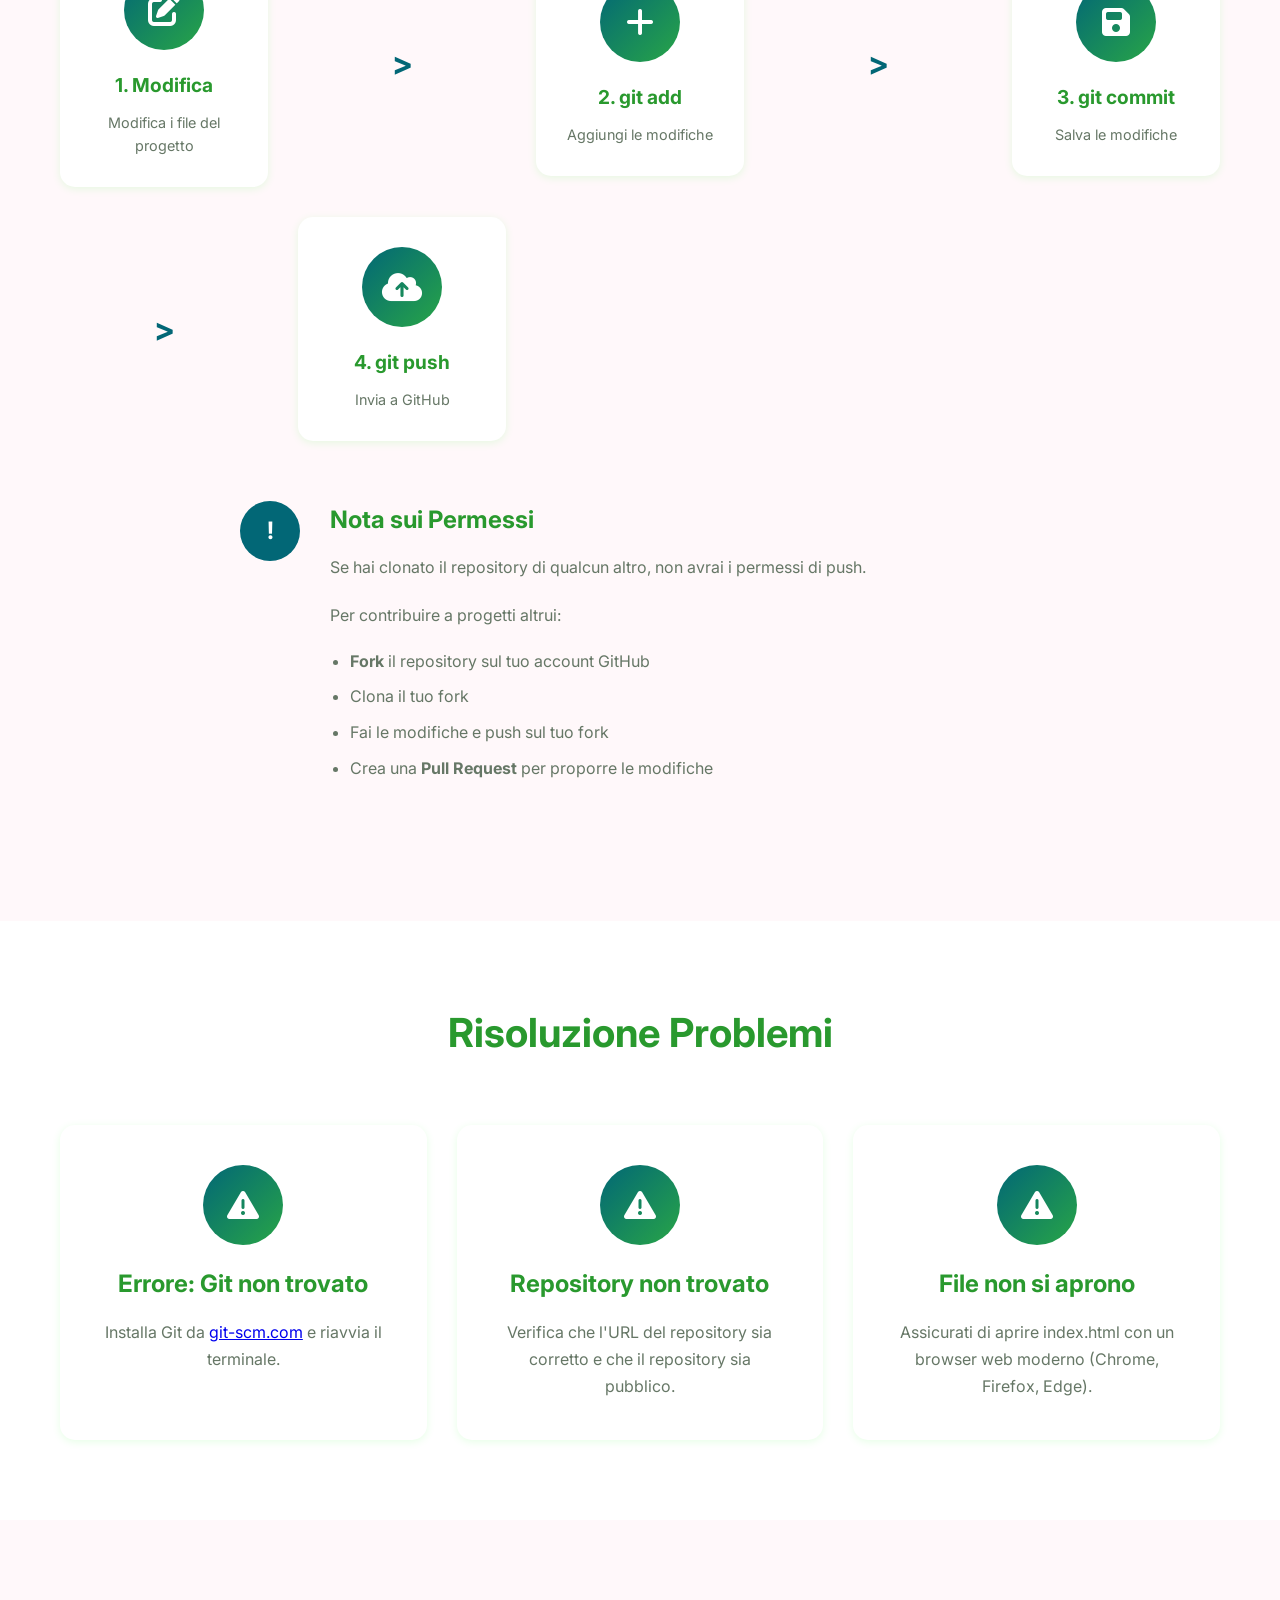
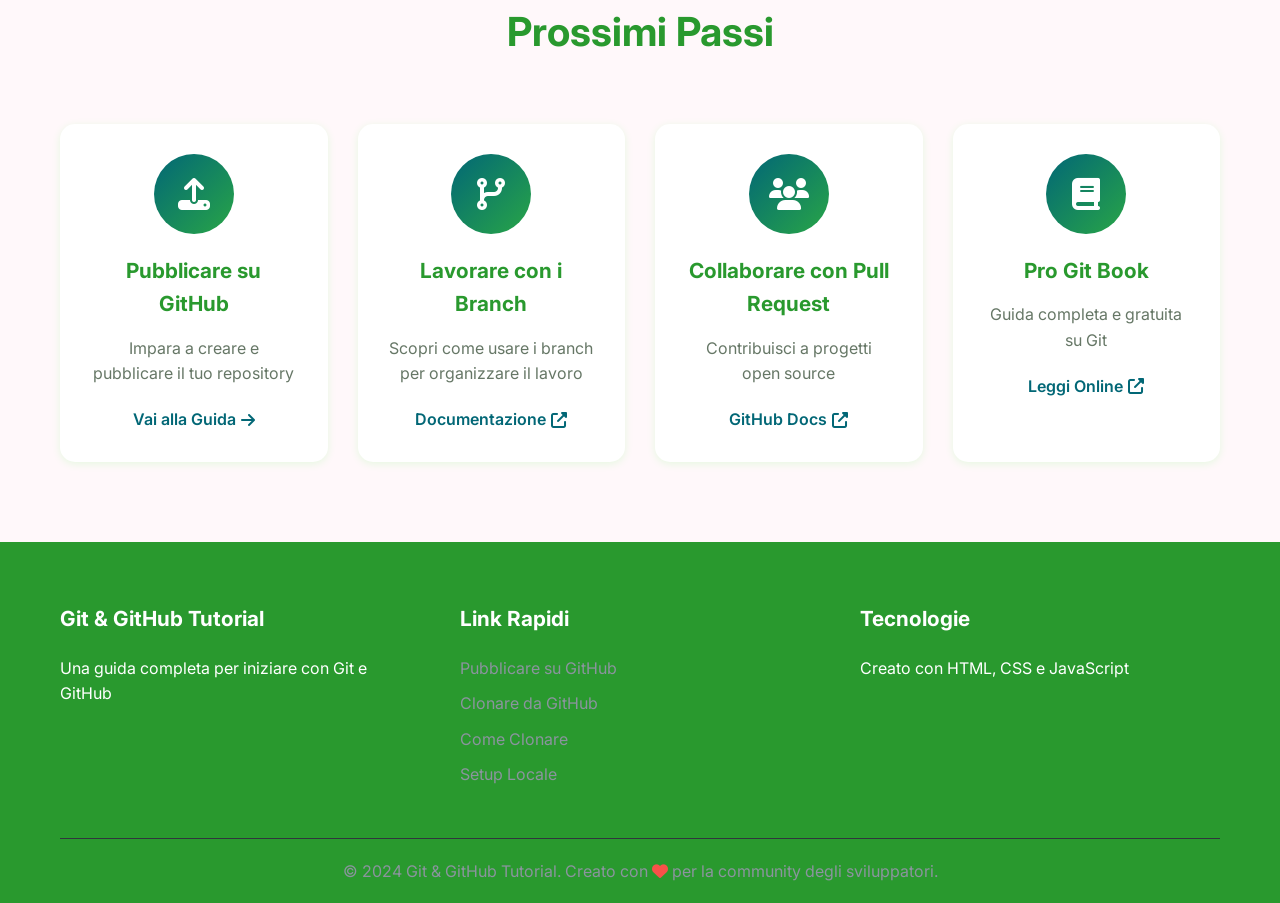
<file: clone.html>
<!DOCTYPE html>
<html lang="it">
<head>
    <meta charset="UTF-8">
    <meta name="viewport" content="width=device-width, initial-scale=1.0">
    <title>Clonare da GitHub - Guida Completa</title>
    <link rel="stylesheet" href="styles.css">
    <link href="https://fonts.googleapis.com/css2?family=Inter:wght@300;400;500;600;700&display=swap" rel="stylesheet">
    <link rel="stylesheet" href="https://cdnjs.cloudflare.com/ajax/libs/font-awesome/6.4.0/css/all.min.css">
</head>
<body>
    <header>
        <nav class="navbar">
            <div class="nav-container">
                <div class="nav-logo">
                    <i class="fab fa-git-alt"></i>
                    <span>Git & GitHub</span>
                </div>
                <ul class="nav-menu">
                    <li><a href="index.html">Pubblicare su GitHub</a></li>
                    <li><a href="clone.html">Clonare da GitHub</a></li>
                    <li><a href="#prerequisites">Prerequisiti</a></li>
                    <li><a href="#clone-steps">Clonare</a></li>
                    <li><a href="#setup-local">Setup Locale</a></li>
                </ul>
                <div class="hamburger">
                    <span></span>
                    <span></span>
                    <span></span>
                </div>
            </div>
        </nav>
    </header>

    <main>
        <section id="hero">
            <div class="hero-content">
                <h1>Porta Questo Progetto in Locale</h1>
                <p>Impara a clonare un repository da GitHub e configurarlo sul tuo computer</p>
                <div class="hero-buttons">
                    <a href="#clone-steps" class="btn btn-primary">Inizia Subito</a>
                    <a href="index.html" class="btn btn-secondary">Pubblicare su GitHub</a>
                </div>
            </div>
            <div class="hero-image">
                <i class="fas fa-download"></i>
            </div>
        </section>

        <section id="introduction" class="section">
            <div class="container">
                <h2>Cos'è il Cloning?</h2>
                <div class="cards-grid">
                    <div class="card">
                        <div class="card-icon">
                            <i class="fas fa-clone"></i>
                        </div>
                        <h3>Git Clone</h3>
                        <p>Clonare significa scaricare una copia completa di un repository GitHub sul tuo computer, inclusa tutta la storia dei commit.</p>
                    </div>
                    <div class="card">
                        <div class="card-icon">
                            <i class="fas fa-laptop-code"></i>
                        </div>
                        <h3>Lavoro Locale</h3>
                        <p>Una volta clonato, puoi modificare il codice, testarlo localmente e poi sincronizzare le modifiche con GitHub.</p>
                    </div>
                    <div class="card">
                        <div class="card-icon">
                            <i class="fas fa-users"></i>
                        </div>
                        <h3>Collaborazione</h3>
                        <p>Il cloning è il primo passo per collaborare su progetti open source o lavorare su progetti di team.</p>
                    </div>
                </div>
            </div>
        </section>

        <section id="prerequisites" class="section section-dark">
            <div class="container">
                <h2>Prerequisiti</h2>
                <div class="steps-container">
                    <div class="step" data-step="1">
                        <div class="step-number">1</div>
                        <div class="step-content">
                            <h3>Git Installato</h3>
                            <p>Assicurati di avere Git installato sul tuo computer.</p>
                            <div class="code-block">
                                <button class="copy-btn" data-code="git --version">
                                    <i class="fas fa-copy"></i>
                                </button>
                                <pre><code>git --version</code></pre>
                            </div>
                            <p>Se non è installato, scaricalo da <a href="https://git-scm.com" target="_blank">git-scm.com</a></p>
                        </div>
                    </div>

                    <div class="step" data-step="2">
                        <div class="step-number">2</div>
                        <div class="step-content">
                            <h3>URL del Repository</h3>
                            <p>Avrai bisogno dell'URL del repository GitHub da clonare.</p>
                            <p>Per questo progetto tutorial, l'URL sarà simile a:</p>
                            <div class="code-block">
                                <pre><code>https://github.com/USERNAME/git-github-tutorial.git</code></pre>
                            </div>
                            <p>Sostituisci <code>USERNAME</code> con l'username di chi ha pubblicato il progetto.</p>
                        </div>
                    </div>
                </div>
            </div>
        </section>

        <section id="clone-steps" class="section">
            <div class="container">
                <h2>Clonare il Repository da GitHub</h2>
                <div class="steps-container">
                    <div class="step" data-step="1">
                        <div class="step-number">1</div>
                        <div class="step-content">
                            <h3>Trovare l'URL del Repository</h3>
                            <p>Vai sulla pagina GitHub del progetto che vuoi clonare.</p>
                            <ul>
                                <li>Apri il repository su GitHub</li>
                                <li>Clicca sul pulsante verde <strong>"Code"</strong></li>
                                <li>Copia l'URL HTTPS (es: <code>https://github.com/username/git-github-tutorial.git</code>)</li>
                            </ul>
                            <p><strong>Nota:</strong> Puoi anche usare SSH se hai configurato le chiavi SSH.</p>
                        </div>
                    </div>

                    <div class="step" data-step="2">
                        <div class="step-number">2</div>
                        <div class="step-content">
                            <h3>Scegliere la Cartella di Destinazione</h3>
                            <p>Apri il terminale e naviga nella cartella dove vuoi salvare il progetto.</p>
                            <div class="code-block">
                                <button class="copy-btn" data-code="cd ~/Documenti/Progetti">
                                    <i class="fas fa-copy"></i>
                                </button>
                                <pre><code>cd ~/Documenti/Progetti</code></pre>
                            </div>
                            <p>Oppure su Windows:</p>
                            <div class="code-block">
                                <button class="copy-btn" data-code="cd C:\Users\TuoNome\Documenti\Progetti">
                                    <i class="fas fa-copy"></i>
                                </button>
                                <pre><code>cd C:\Users\TuoNome\Documenti\Progetti</code></pre>
                            </div>
                        </div>
                    </div>

                    <div class="step" data-step="3">
                        <div class="step-number">3</div>
                        <div class="step-content">
                            <h3>Clonare il Repository</h3>
                            <p>Usa il comando <code>git clone</code> seguito dall'URL del repository.</p>
                            <div class="code-block">
                                <button class="copy-btn" data-code="git clone https://github.com/USERNAME/git-github-tutorial.git">
                                    <i class="fas fa-copy"></i>
                                </button>
                                <pre><code>git clone https://github.com/USERNAME/git-github-tutorial.git</code></pre>
                            </div>
                            <p><strong>Importante:</strong> Sostituisci <code>USERNAME</code> con l'username GitHub effettivo!</p>
                            <p>Git creerà una nuova cartella chiamata <code>git-github-tutorial</code> con tutti i file del progetto.</p>
                        </div>
                    </div>

                    <div class="step" data-step="4">
                        <div class="step-number">4</div>
                        <div class="step-content">
                            <h3>Verificare il Clone</h3>
                            <p>Controlla che il repository sia stato clonato correttamente.</p>
                            <div class="code-block">
                                <button class="copy-btn" data-code="ls -la git-github-tutorial">
                                    <i class="fas fa-copy"></i>
                                </button>
                                <pre><code>ls -la git-github-tutorial</code></pre>
                            </div>
                            <p>Su Windows usa:</p>
                            <div class="code-block">
                                <button class="copy-btn" data-code="dir git-github-tutorial">
                                    <i class="fas fa-copy"></i>
                                </button>
                                <pre><code>dir git-github-tutorial</code></pre>
                            </div>
                            <p>Dovresti vedere tutti i file del progetto: index.html, clone.html, styles.css, script.js, README.md</p>
                        </div>
                    </div>

                    <div class="step" data-step="5">
                        <div class="step-number">5</div>
                        <div class="step-content">
                            <h3>Navigare nella Cartella del Progetto</h3>
                            <p>Entra nella cartella del progetto clonato.</p>
                            <div class="code-block">
                                <button class="copy-btn" data-code="cd git-github-tutorial">
                                    <i class="fas fa-copy"></i>
                                </button>
                                <pre><code>cd git-github-tutorial</code></pre>
                            </div>
                            <p>Ora sei nella cartella del progetto e puoi iniziare a lavorarci!</p>
                        </div>
                    </div>
                </div>
            </div>
        </section>

        <section id="setup-local" class="section section-dark">
            <div class="container">
                <h2>Aprire il Progetto in Locale</h2>
                <div class="steps-container">
                    <div class="step" data-step="1">
                        <div class="step-number">1</div>
                        <div class="step-content">
                            <h3>Aprire il Sito nel Browser</h3>
                            <p>Questo è un sito HTML statico, quindi non richiede installazioni!</p>
                            <p>Puoi aprirlo in due modi:</p>
                            <ul>
                                <li><strong>Metodo 1:</strong> Fai doppio clic sul file <code>index.html</code></li>
                                <li><strong>Metodo 2:</strong> Trascina il file <code>index.html</code> nel browser</li>
                            </ul>
                            <p><strong>Congratulazioni! 🎉</strong> Hai clonato e aperto con successo il progetto in locale!</p>
                        </div>
                    </div>

                    <div class="step" data-step="2">
                        <div class="step-number">2</div>
                        <div class="step-content">
                            <h3>Esplorare il Codice</h3>
                            <p>Ora puoi esplorare e modificare il codice del progetto:</p>
                            <ul>
                                <li><code>index.html</code> - Pagina principale</li>
                                <li><code>clone.html</code> - Questa pagina</li>
                                <li><code>styles.css</code> - Stili CSS</li>
                                <li><code>script.js</code> - JavaScript interattivo</li>
                                <li><code>README.md</code> - Documentazione del progetto</li>
                            </ul>
                            <p>Apri i file con il tuo editor preferito (VS Code, Notepad++, ecc.)</p>
                        </div>
                    </div>
                </div>
            </div>
        </section>

        <section id="git-info" class="section">
            <div class="container">
                <h2>Informazioni Git del Repository Clonato</h2>
                <div class="commands-reference">
                    <h3>Comandi Utili</h3>
                    <div class="commands-grid">
                        <div class="command-card">
                            <h4>git remote -v</h4>
                            <p>Mostra l'URL del repository remoto</p>
                            <div class="code-block">
                                <button class="copy-btn" data-code="git remote -v">
                                    <i class="fas fa-copy"></i>
                                </button>
                                <pre><code>git remote -v</code></pre>
                            </div>
                        </div>
                        <div class="command-card">
                            <h4>git status</h4>
                            <p>Verifica lo stato dei file</p>
                            <div class="code-block">
                                <button class="copy-btn" data-code="git status">
                                    <i class="fas fa-copy"></i>
                                </button>
                                <pre><code>git status</code></pre>
                            </div>
                        </div>
                        <div class="command-card">
                            <h4>git log</h4>
                            <p>Visualizza la storia dei commit</p>
                            <div class="code-block">
                                <button class="copy-btn" data-code="git log --oneline">
                                    <i class="fas fa-copy"></i>
                                </button>
                                <pre><code>git log --oneline</code></pre>
                            </div>
                        </div>
                        <div class="command-card">
                            <h4>git pull</h4>
                            <p>Scarica gli aggiornamenti da GitHub</p>
                            <div class="code-block">
                                <button class="copy-btn" data-code="git pull origin main">
                                    <i class="fas fa-copy"></i>
                                </button>
                                <pre><code>git pull origin main</code></pre>
                            </div>
                        </div>
                    </div>
                </div>
            </div>
        </section>

        <section id="modifications" class="section section-dark">
            <div class="container">
                <h2>Modificare e Sincronizzare</h2>
                <p style="text-align: center; max-width: 800px; margin: 0 auto 40px; color: #666;">Se hai i permessi, puoi modificare il progetto e inviare le modifiche a GitHub</p>
                <div class="workflow-diagram">
                    <div class="workflow-step">
                        <div class="workflow-icon">
                            <i class="fas fa-edit"></i>
                        </div>
                        <h3>1. Modifica</h3>
                        <p>Modifica i file del progetto</p>
                    </div>
                    <div class="workflow-arrow">></div>
                    <div class="workflow-step">
                        <div class="workflow-icon">
                            <i class="fas fa-plus"></i>
                        </div>
                        <h3>2. git add</h3>
                        <p>Aggiungi le modifiche</p>
                    </div>
                    <div class="workflow-arrow">></div>
                    <div class="workflow-step">
                        <div class="workflow-icon">
                            <i class="fas fa-save"></i>
                        </div>
                        <h3>3. git commit</h3>
                        <p>Salva le modifiche</p>
                    </div>
                    <div class="workflow-arrow">></div>
                    <div class="workflow-step">
                        <div class="workflow-icon">
                            <i class="fas fa-cloud-upload-alt"></i>
                        </div>
                        <h3>4. git push</h3>
                        <p>Invia a GitHub</p>
                    </div>
                </div>

                <div class="steps-container" style="margin-top: 60px;">
                    <div class="step">
                        <div class="step-number">!</div>
                        <div class="step-content">
                            <h3>Nota sui Permessi</h3>
                            <p>Se hai clonato il repository di qualcun altro, non avrai i permessi di push.</p>
                            <p>Per contribuire a progetti altrui:</p>
                            <ul>
                                <li><strong>Fork</strong> il repository sul tuo account GitHub</li>
                                <li>Clona il tuo fork</li>
                                <li>Fai le modifiche e push sul tuo fork</li>
                                <li>Crea una <strong>Pull Request</strong> per proporre le modifiche</li>
                            </ul>
                        </div>
                    </div>
                </div>
            </div>
        </section>

        <section id="troubleshooting" class="section">
            <div class="container">
                <h2>Risoluzione Problemi</h2>
                <div class="cards-grid">
                    <div class="card">
                        <div class="card-icon">
                            <i class="fas fa-exclamation-triangle"></i>
                        </div>
                        <h3>Errore: Git non trovato</h3>
                        <p>Installa Git da <a href="https://git-scm.com" target="_blank">git-scm.com</a> e riavvia il terminale.</p>
                    </div>
                    <div class="card">
                        <div class="card-icon">
                            <i class="fas fa-exclamation-triangle"></i>
                        </div>
                        <h3>Repository non trovato</h3>
                        <p>Verifica che l'URL del repository sia corretto e che il repository sia pubblico.</p>
                    </div>
                    <div class="card">
                        <div class="card-icon">
                            <i class="fas fa-exclamation-triangle"></i>
                        </div>
                        <h3>File non si aprono</h3>
                        <p>Assicurati di aprire index.html con un browser web moderno (Chrome, Firefox, Edge).</p>
                    </div>
                </div>
            </div>
        </section>

        <section id="next-steps" class="section section-dark">
            <div class="container">
                <h2>Prossimi Passi</h2>
                <div class="resources-grid">
                    <div class="resource-card">
                        <div class="resource-icon">
                            <i class="fas fa-upload"></i>
                        </div>
                        <h3>Pubblicare su GitHub</h3>
                        <p>Impara a creare e pubblicare il tuo repository</p>
                        <a href="index.html" class="resource-link">Vai alla Guida <i class="fas fa-arrow-right"></i></a>
                    </div>
                    <div class="resource-card">
                        <div class="resource-icon">
                            <i class="fas fa-code-branch"></i>
                        </div>
                        <h3>Lavorare con i Branch</h3>
                        <p>Scopri come usare i branch per organizzare il lavoro</p>
                        <a href="https://git-scm.com/book/it/v2/Git-Branching-Basi-di-Ramificazione-e-Fusione" target="_blank" class="resource-link">Documentazione <i class="fas fa-external-link-alt"></i></a>
                    </div>
                    <div class="resource-card">
                        <div class="resource-icon">
                            <i class="fas fa-users"></i>
                        </div>
                        <h3>Collaborare con Pull Request</h3>
                        <p>Contribuisci a progetti open source</p>
                        <a href="https://docs.github.com/it/pull-requests" target="_blank" class="resource-link">GitHub Docs <i class="fas fa-external-link-alt"></i></a>
                    </div>
                    <div class="resource-card">
                        <div class="resource-icon">
                            <i class="fas fa-book"></i>
                        </div>
                        <h3>Pro Git Book</h3>
                        <p>Guida completa e gratuita su Git</p>
                        <a href="https://git-scm.com/book/it/v2" target="_blank" class="resource-link">Leggi Online <i class="fas fa-external-link-alt"></i></a>
                    </div>
                </div>
            </div>
        </section>
    </main>

    <footer>
        <div class="container">
            <div class="footer-content">
                <div class="footer-section">
                    <h4>Git & GitHub Tutorial</h4>
                    <p>Una guida completa per iniziare con Git e GitHub</p>
                </div>
                <div class="footer-section">
                    <h4>Link Rapidi</h4>
                    <ul>
                        <li><a href="index.html">Pubblicare su GitHub</a></li>
                        <li><a href="clone.html">Clonare da GitHub</a></li>
                        <li><a href="#clone-steps">Come Clonare</a></li>
                        <li><a href="#setup-local">Setup Locale</a></li>
                    </ul>
                </div>
                <div class="footer-section">
                    <h4>Tecnologie</h4>
                    <p>Creato con HTML, CSS e JavaScript</p>
                </div>
            </div>
            <div class="footer-bottom">
                <p>&copy; 2024 Git & GitHub Tutorial. Creato con <i class="fas fa-heart"></i> per la community degli sviluppatori.</p>
            </div>
        </div>
    </footer>

    <script src="script.js"></script>
</body>
</html>
</file>
<file: styles.css>
/* Reset e Stili Base */
* {
    margin: 0;
    padding: 0;
    box-sizing: border-box;
}

:root {
    --primary-color: #026776;
    --secondary-color: #28a547;
    --dark-color: #29992e;
    --light-color: #fff8fa;
    --text-color: #331;
    --text-light: #676;
    --border-color: #e1f4e8;
    --shadow: 0 2px 8px rgba(0, 255, 0, 0.1);
    --shadow-hover: 0 4px 16px rgba(0, 0, 255, 0.15);
}

body {
    font-family: 'Inter', -apple-system, BlinkMacSystemFont, 'Segoe UI', Roboto, sans-serif;
    line-height: 1.6;
    color: var(--text-color);
    background-color: #fff;
}

.container {
    max-width: 1200px;
    margin: 0 auto;
    padding: 0 20px;
}

/* Navigation */
.navbar {
    background: rgba(255, 255, 255, 0.95);
    backdrop-filter: blur(10px);
    border-bottom: 1px solid var(--border-color);
    position: fixed;
    top: 0;
    width: 100%;
    z-index: 1000;
    transition: all 0.3s ease;
}

.nav-container {
    max-width: 1200px;
    margin: 0 auto;
    padding: 0 20px;
    display: flex;
    justify-content: space-between;
    align-items: center;
    height: 70px;
}

.nav-logo {
    display: flex;
    align-items: center;
    font-size: 1.5rem;
    font-weight: 700;
    color: var(--dark-color);
}

.nav-logo i {
    color: var(--primary-color);
    margin-right: 10px;
    font-size: 1.8rem;
}

.nav-menu {
    display: flex;
    list-style: none;
    gap: 30px;
}

.nav-menu a {
    text-decoration: none;
    color: var(--text-color);
    font-weight: 500;
    transition: color 0.3s ease;
    position: relative;
}

.nav-menu a:hover {
    color: var(--primary-color);
}

.nav-menu a::after {
    content: '';
    position: absolute;
    bottom: -5px;
    left: 0;
    width: 0;
    height: 2px;
    background: var(--primary-color);
    transition: width 0.3s ease;
}

.nav-menu a:hover::after {
    width: 100%;
}

.hamburger {
    display: none;
    flex-direction: column;
    cursor: pointer;
}

.hamburger span {
    width: 25px;
    height: 3px;
    background: var(--dark-color);
    margin: 3px 0;
    transition: 0.3s;
}

/* Hero Section */
#hero {
    min-height: 100vh;
    display: flex;
    align-items: center;
    background: linear-gradient(135deg, #667eea 0%, #764ba2 100%);
    color: white;
    padding: 0 20px;
    margin-top: 70px;
}

.hero-content {
    max-width: 1200px;
    margin: 0 auto;
    display: grid;
    grid-template-columns: 1fr 1fr;
    gap: 60px;
    align-items: center;
    width: 100%;
}

.hero-content h1 {
    font-size: 3.5rem;
    font-weight: 700;
    margin-bottom: 20px;
    line-height: 1.2;
}

.hero-content p {
    font-size: 1.3rem;
    margin-bottom: 30px;
    opacity: 0.9;
}

.hero-buttons {
    display: flex;
    gap: 20px;
    flex-wrap: wrap;
}

.btn {
    padding: 15px 30px;
    border: none;
    border-radius: 50px;
    font-size: 1rem;
    font-weight: 600;
    text-decoration: none;
    cursor: pointer;
    transition: all 0.3s ease;
    display: inline-flex;
    align-items: center;
    gap: 10px;
}

.btn-primary {
    background: white;
    color: var(--primary-color);
}

.btn-primary:hover {
    transform: translateY(-2px);
    box-shadow: 0 8px 25px rgba(0, 0, 0, 0.2);
}

.btn-secondary {
    background: transparent;
    color: white;
    border: 2px solid white;
}

.btn-secondary:hover {
    background: white;
    color: var(--primary-color);
}

.hero-image {
    display: flex;
    justify-content: center;
    align-items: center;
}

.hero-image i {
    font-size: 15rem;
    opacity: 0.8;
    animation: float 6s ease-in-out infinite;
}

@keyframes float {
    0%, 100% { transform: translateY(0px); }
    50% { transform: translateY(-20px); }
}

/* Sections */
.section {
    padding: 80px 0;
}

.section-dark {
    background: var(--light-color);
}

.section h2 {
    text-align: center;
    font-size: 2.5rem;
    font-weight: 700;
    margin-bottom: 60px;
    color: var(--dark-color);
}

/* Cards Grid */
.cards-grid {
    display: grid;
    grid-template-columns: repeat(auto-fit, minmax(300px, 1fr));
    gap: 30px;
    margin-top: 40px;
}

.card {
    background: white;
    padding: 40px;
    border-radius: 15px;
    box-shadow: var(--shadow);
    transition: all 0.3s ease;
    text-align: center;
}

.card:hover {
    transform: translateY(-5px);
    box-shadow: var(--shadow-hover);
}

.card-icon {
    width: 80px;
    height: 80px;
    margin: 0 auto 20px;
    background: linear-gradient(135deg, var(--primary-color), var(--secondary-color));
    border-radius: 50%;
    display: flex;
    align-items: center;
    justify-content: center;
    color: white;
    font-size: 2rem;
}

.card h3 {
    font-size: 1.5rem;
    margin-bottom: 15px;
    color: var(--dark-color);
}

.card p {
    color: var(--text-light);
    line-height: 1.7;
}

/* Steps */
.steps-container {
    max-width: 800px;
    margin: 0 auto;
}

.step {
    display: flex;
    gap: 30px;
    margin-bottom: 50px;
    align-items: flex-start;
}

.step-number {
    width: 60px;
    height: 60px;
    background: var(--primary-color);
    color: white;
    border-radius: 50%;
    display: flex;
    align-items: center;
    justify-content: center;
    font-size: 1.5rem;
    font-weight: 700;
    flex-shrink: 0;
}

.step-content {
    flex: 1;
}

.step-content h3 {
    font-size: 1.5rem;
    margin-bottom: 15px;
    color: var(--dark-color);
}

.step-content p {
    color: var(--text-light);
    margin-bottom: 20px;
    line-height: 1.7;
}

.step-content ul {
    margin-left: 20px;
    color: var(--text-light);
}

.step-content li {
    margin-bottom: 10px;
}

.step-content a {
    color: var(--primary-color);
    text-decoration: none;
    font-weight: 500;
}

.step-content a:hover {
    text-decoration: underline;
}

/* Code Blocks */
.code-block {
    position: relative;
    margin: 20px 0;
    border-radius: 10px;
    overflow: hidden;
}

.copy-btn {
    position: absolute;
    top: 10px;
    right: 10px;
    background: var(--primary-color);
    color: white;
    border: none;
    padding: 8px 12px;
    border-radius: 5px;
    cursor: pointer;
    font-size: 0.9rem;
    transition: all 0.3s ease;
    z-index: 10;
}

.copy-btn:hover {
    background: #0256cc;
}

.copy-btn.copied {
    background: var(--secondary-color);
}

.code-block pre {
    background: var(--dark-color);
    color: #f8f8f2;
    padding: 20px;
    border-radius: 10px;
    overflow-x: auto;
    font-family: 'Fira Code', 'Courier New', monospace;
    font-size: 0.9rem;
    line-height: 1.5;
}

.code-block code {
    display: block;
}

/* Workflow Diagram */
.workflow-diagram {
    display: grid;
    grid-template-columns: repeat(auto-fit, minmax(200px, 1fr));
    gap: 30px;
    margin: 60px 0;
    align-items: center;
}

.workflow-step {
    text-align: center;
    background: white;
    padding: 30px;
    border-radius: 15px;
    box-shadow: var(--shadow);
    transition: all 0.3s ease;
}

.workflow-step:hover {
    transform: translateY(-5px);
    box-shadow: var(--shadow-hover);
}

.workflow-icon {
    width: 80px;
    height: 80px;
    margin: 0 auto 20px;
    background: linear-gradient(135deg, var(--primary-color), var(--secondary-color));
    border-radius: 50%;
    display: flex;
    align-items: center;
    justify-content: center;
    color: white;
    font-size: 2rem;
}

.workflow-step h3 {
    font-size: 1.2rem;
    margin-bottom: 10px;
    color: var(--dark-color);
}

.workflow-step p {
    color: var(--text-light);
    font-size: 0.9rem;
}

.workflow-arrow {
    font-size: 2rem;
    color: var(--primary-color);
    text-align: center;
    font-weight: bold;
}

/* Commands Reference */
.commands-reference {
    margin-top: 60px;
}

.commands-reference h3 {
    text-align: center;
    font-size: 2rem;
    margin-bottom: 40px;
    color: var(--dark-color);
}

.commands-grid {
    display: grid;
    grid-template-columns: repeat(auto-fit, minmax(250px, 1fr));
    gap: 30px;
}

.command-card {
    background: white;
    padding: 30px;
    border-radius: 15px;
    box-shadow: var(--shadow);
    transition: all 0.3s ease;
}

.command-card:hover {
    transform: translateY(-5px);
    box-shadow: var(--shadow-hover);
}

.command-card h4 {
    font-size: 1.2rem;
    margin-bottom: 10px;
    color: var(--primary-color);
}

.command-card p {
    color: var(--text-light);
    margin-bottom: 20px;
    font-size: 0.9rem;
}

/* Resources Grid */
.resources-grid {
    display: grid;
    grid-template-columns: repeat(auto-fit, minmax(250px, 1fr));
    gap: 30px;
}

.resource-card {
    background: white;
    padding: 30px;
    border-radius: 15px;
    box-shadow: var(--shadow);
    text-align: center;
    transition: all 0.3s ease;
}

.resource-card:hover {
    transform: translateY(-5px);
    box-shadow: var(--shadow-hover);
}

.resource-icon {
    width: 80px;
    height: 80px;
    margin: 0 auto 20px;
    background: linear-gradient(135deg, var(--primary-color), var(--secondary-color));
    border-radius: 50%;
    display: flex;
    align-items: center;
    justify-content: center;
    color: white;
    font-size: 2rem;
}

.resource-card h3 {
    font-size: 1.3rem;
    margin-bottom: 15px;
    color: var(--dark-color);
}

.resource-card p {
    color: var(--text-light);
    margin-bottom: 20px;
}

.resource-link {
    color: var(--primary-color);
    text-decoration: none;
    font-weight: 600;
    display: inline-flex;
    align-items: center;
    gap: 5px;
    transition: all 0.3s ease;
}

.resource-link:hover {
    color: #0256cc;
    transform: translateX(5px);
}

/* Footer */
footer {
    background: var(--dark-color);
    color: white;
    padding: 60px 0 20px;
}

.footer-content {
    display: grid;
    grid-template-columns: repeat(auto-fit, minmax(250px, 1fr));
    gap: 40px;
    margin-bottom: 40px;
}

.footer-section h4 {
    font-size: 1.3rem;
    margin-bottom: 20px;
    color: white;
}

.footer-section ul {
    list-style: none;
}

.footer-section ul li {
    margin-bottom: 10px;
}

.footer-section a {
    color: #8b949e;
    text-decoration: none;
    transition: color 0.3s ease;
}

.footer-section a:hover {
    color: white;
}

.footer-bottom {
    text-align: center;
    padding-top: 20px;
    border-top: 1px solid #30363d;
    color: #8b949e;
}

.footer-bottom i {
    color: #f85149;
}

/* Responsive Design */
@media (max-width: 768px) {
    .hamburger {
        display: flex;
    }

    .nav-menu {
        position: fixed;
        left: -100%;
        top: 70px;
        flex-direction: column;
        background-color: white;
        width: 100%;
        text-align: center;
        transition: 0.3s;
        box-shadow: var(--shadow);
        padding: 20px 0;
    }

    .nav-menu.active {
        left: 0;
    }

    .hero-content {
        grid-template-columns: 1fr;
        text-align: center;
        gap: 40px;
    }

    .hero-content h1 {
        font-size: 2.5rem;
    }

    .hero-content p {
        font-size: 1.1rem;
    }

    .hero-buttons {
        justify-content: center;
    }

    .hero-image i {
        font-size: 10rem;
    }

    .workflow-diagram {
        grid-template-columns: 1fr;
    }

    .workflow-arrow {
        transform: rotate(90deg);
        margin: 20px 0;
    }

    .step {
        flex-direction: column;
        text-align: center;
    }

    .step-number {
        margin: 0 auto;
    }

    .cards-grid,
    .commands-grid,
    .resources-grid {
        grid-template-columns: 1fr;
    }

    .section h2 {
        font-size: 2rem;
    }
}

@media (max-width: 480px) {
    .hero-content h1 {
        font-size: 2rem;
    }

    .hero-content p {
        font-size: 1rem;
    }

    .btn {
        padding: 12px 24px;
        font-size: 0.9rem;
    }

    .card,
    .command-card,
    .resource-card {
        padding: 20px;
    }

    .code-block pre {
        padding: 15px;
        font-size: 0.8rem;
    }
}

/* Smooth Scrolling */
html {
    scroll-behavior: smooth;
}

/* Selection Color */
::selection {
    background: var(--primary-color);
    color: white;
}

/* Focus Styles */
a:focus,
button:focus {
    outline: 2px solid var(--primary-color);
    outline-offset: 2px;
}

/* Loading Animation */
.loading {
    display: inline-block;
    width: 20px;
    height: 20px;
    border: 3px solid rgba(255, 255, 255, 0.3);
    border-radius: 50%;
    border-top-color: white;
    animation: spin 1s ease-in-out infinite;
}

@keyframes spin {
    to { transform: rotate(360deg); }
}
</file>
